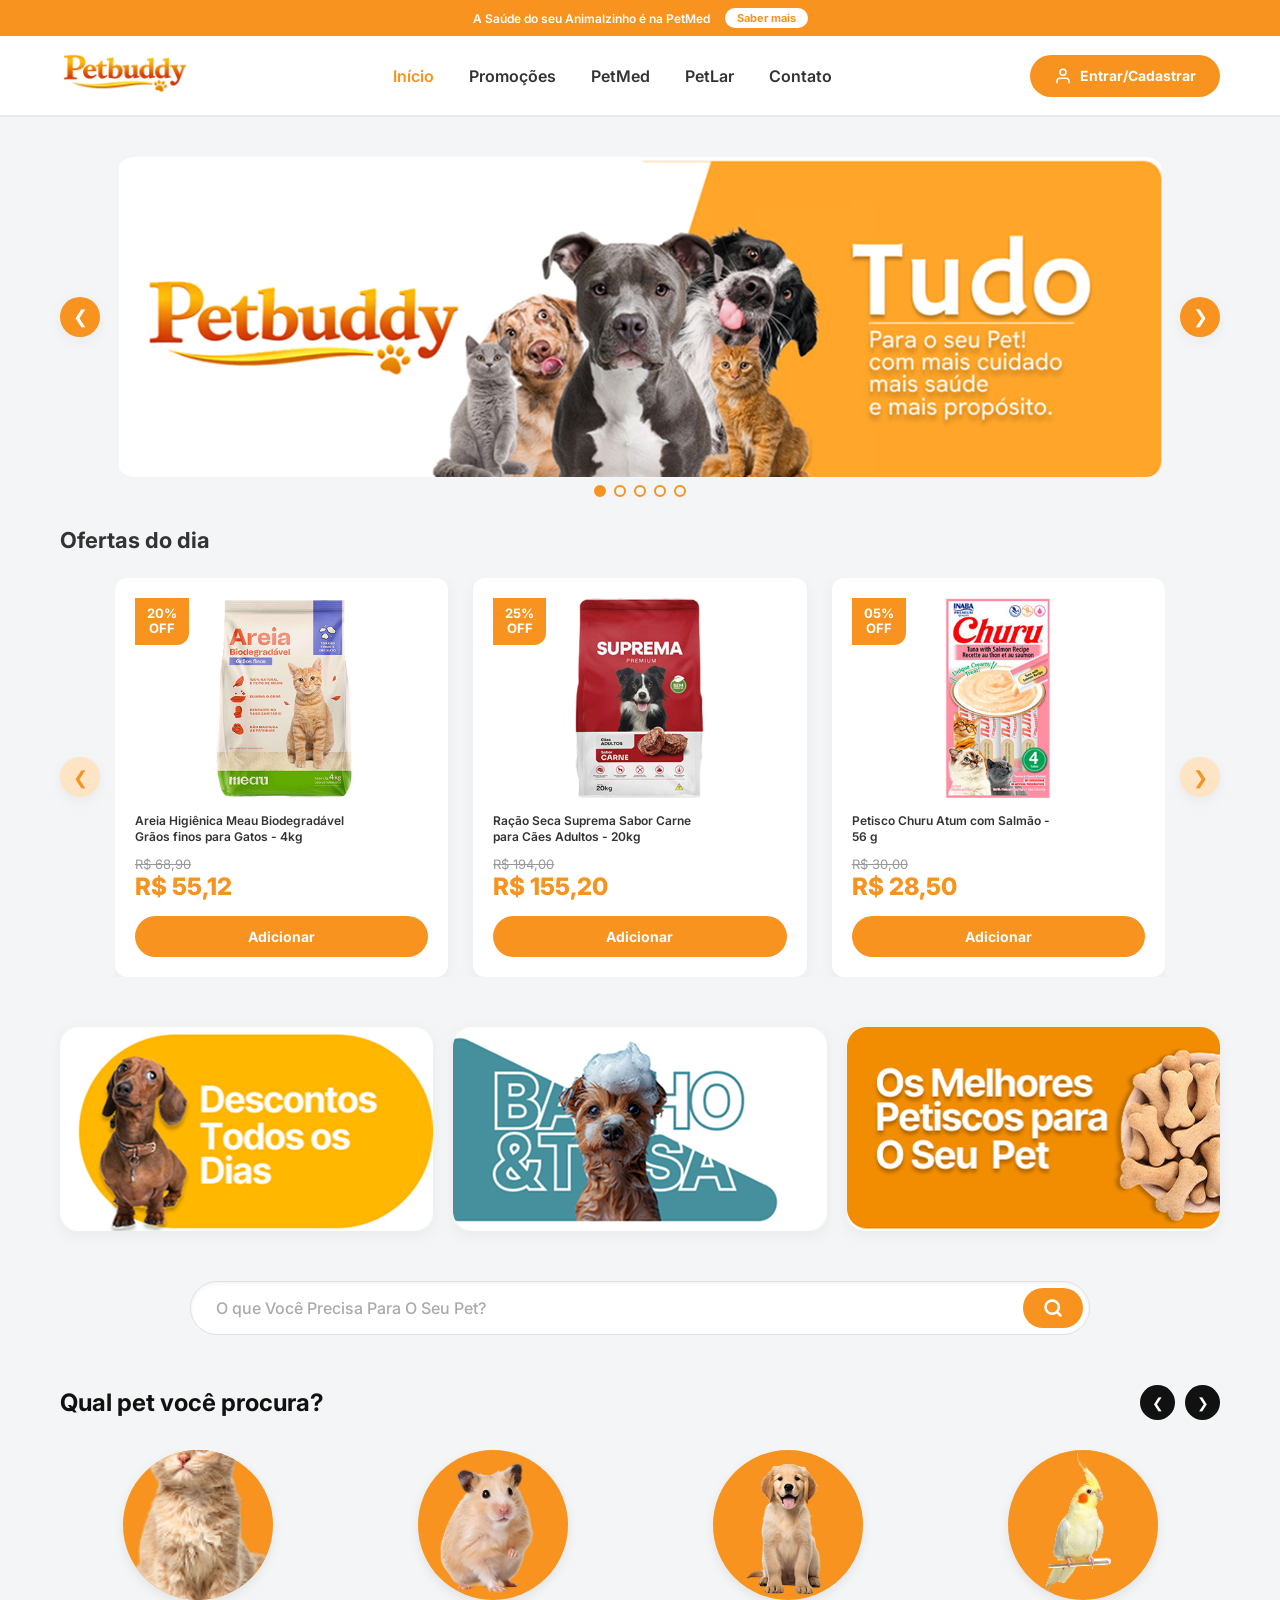
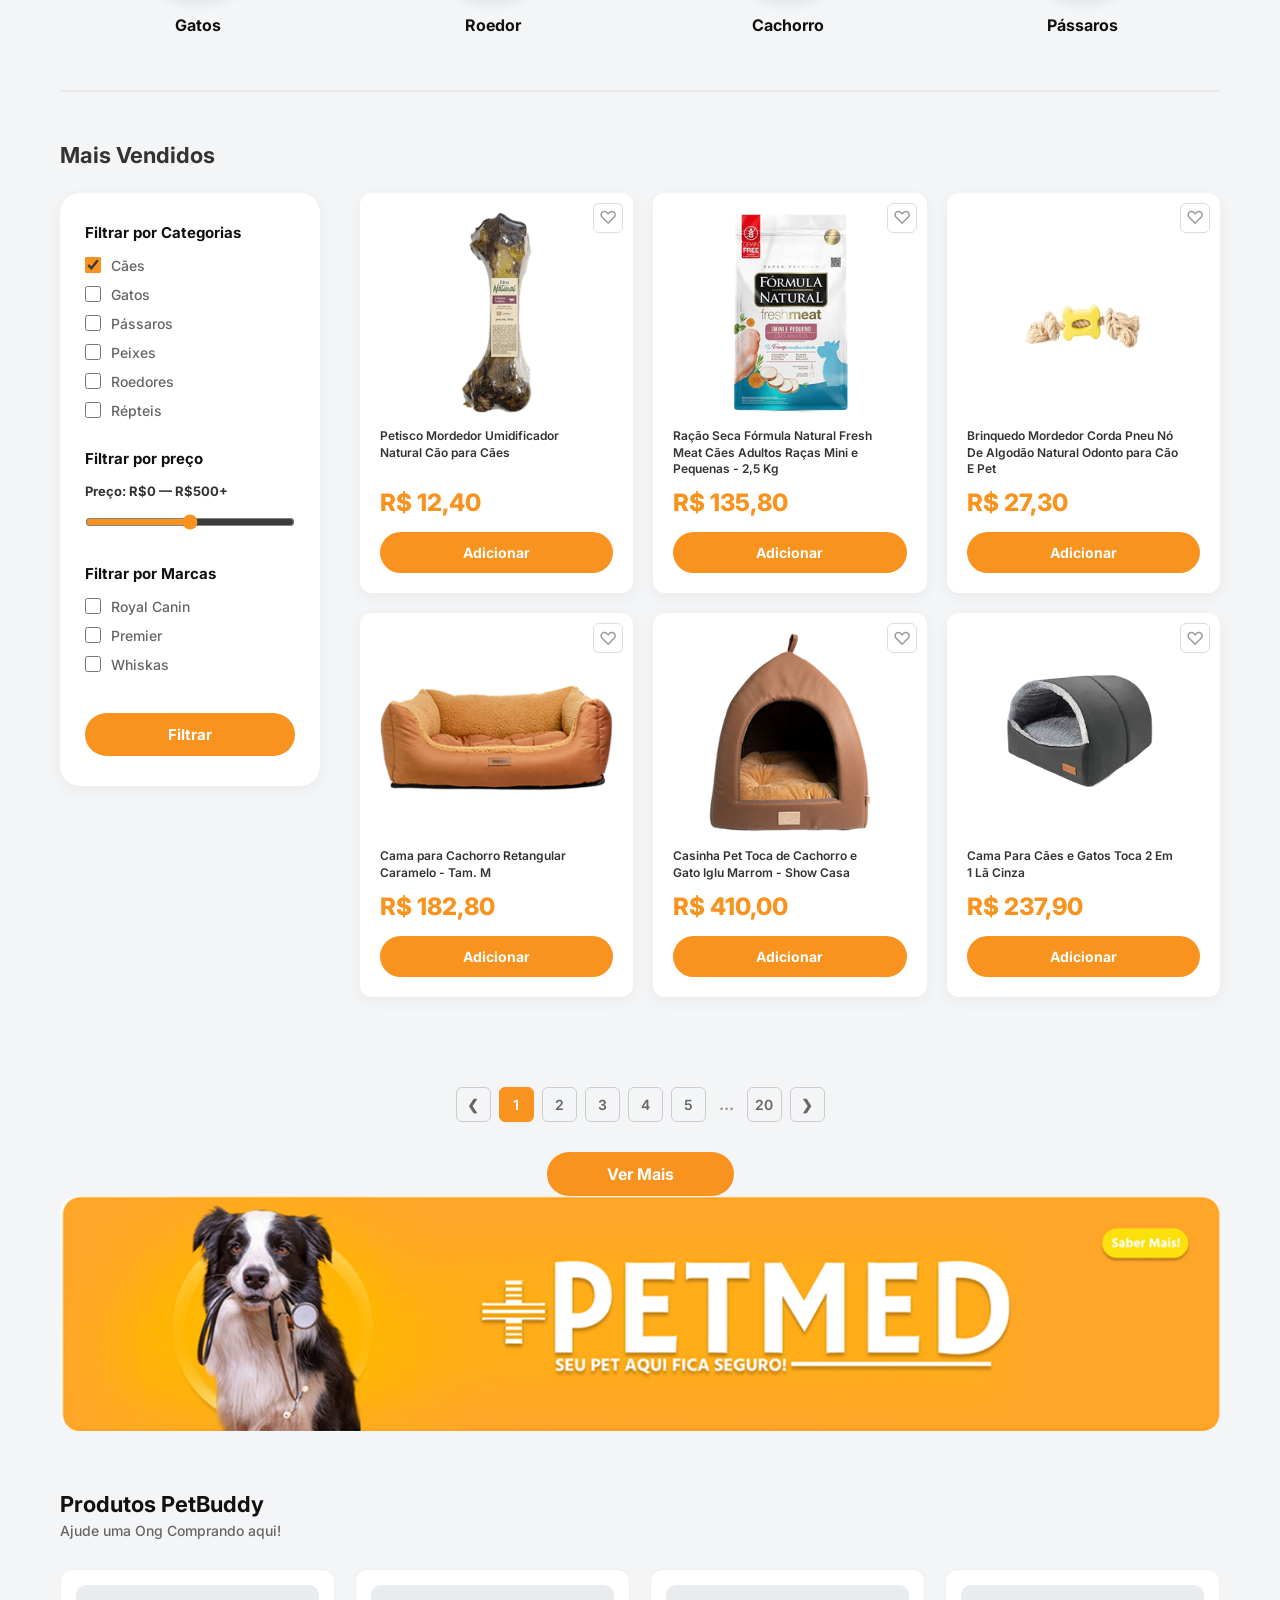
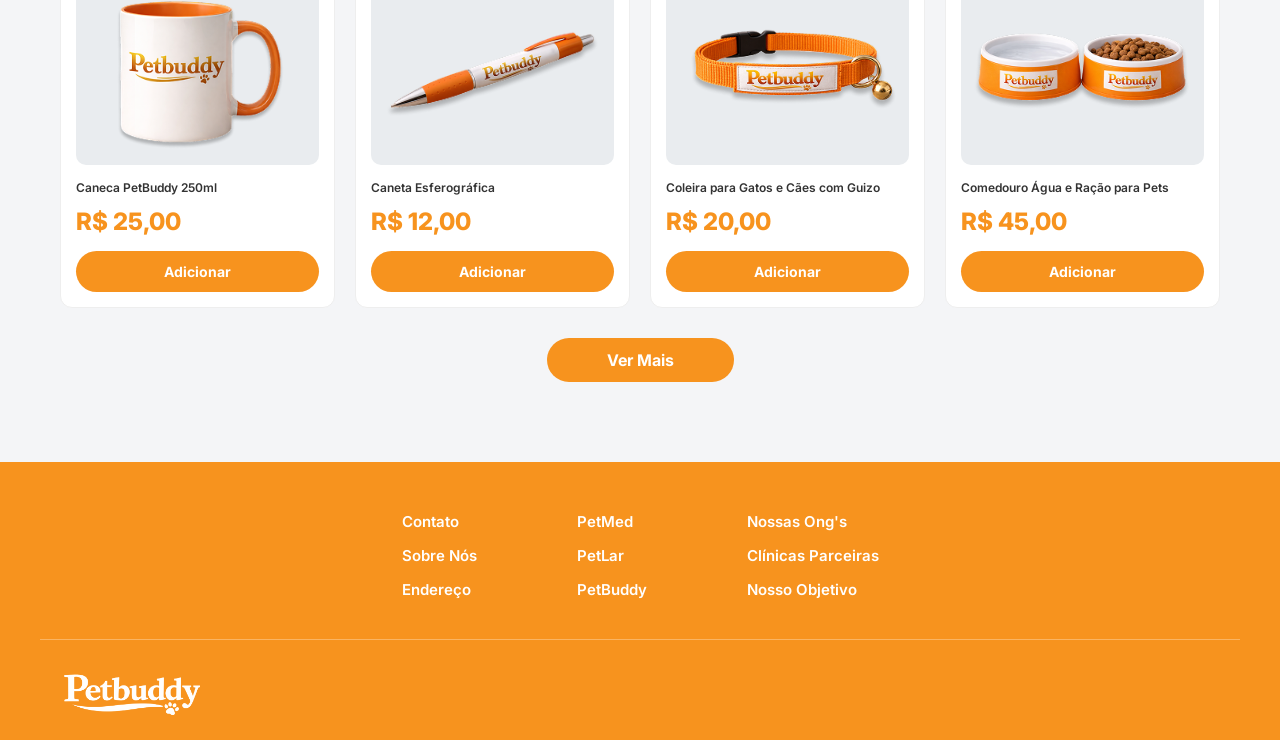
<file: home/index.html>
<!DOCTYPE html>
<html lang="pt-BR">
<head>
  <meta charset="UTF-8">
  <meta name="viewport" content="width=device-width, initial-scale=1.0">
  <title>PetBuddy | Início</title>
  <link rel="stylesheet" href="style.css">
  <link href="https://fonts.googleapis.com/css2?family=Inter:wght@400;500;600;700&display=swap" rel="stylesheet">
</head>
<body>

  <header>
    <div class="topbar">
      <div class="container topbar-content">
        <p>A Saúde do seu Animalzinho é na PetMed</p>
        <a href="#" class="saiba-mais">Saber mais</a>
      </div>
    </div>
  
    <div class="navbar">
      <div class="container nav-container">
        <a href="index.html" class="logo-link">
          <img src="../assets/Logo Principal.png" alt="Logo PetBuddy" class="logo">
        </a>
  
        <nav class="menu">
          <a href="index.html" class="active">Início</a>
          <a href="#">Promoções</a>
          <a href="#">PetMed</a>
          <a href="#">PetLar</a>
          <a href="#">Contato</a>
        </nav>
  
        <button class="btn-login" onclick="window.location.href='../Cadastro/cadastro.html'">
          <svg width="18" height="18" viewBox="0 0 24 24" fill="none" stroke="currentColor" stroke-width="2" stroke-linecap="round" stroke-linejoin="round"><path d="M20 21v-2a4 4 0 0 0-4-4H8a4 4 0 0 0-4 4v2"></path><circle cx="12" cy="7" r="4"></circle></svg>
          Entrar/Cadastrar
        </button>
      </div>
    </div>
  </header>

  <main>
    <section class="banner container">
      <button class="seta left" id="prevBanner">❮</button>
      <div class="banner-box">
        <img src="../assets/banner.png" alt="Tudo para o seu Pet" class="banner-img">
      </div>
      <button class="seta right" id="nextBanner">❯</button>
      <div class="dots">
        <span class="active-dot"></span><span></span><span></span><span></span><span></span>
      </div>
    </section>

    <section class="ofertas container">
      <div class="section-header">
        <h2>Ofertas do dia</h2>
      </div>
      <div class="carousel-container">
        <button class="seta left inline-arrow" id="prevOffer">❮</button>
        <div class="cards" id="offerCards">
          
          <article class="card">
            <div class="card-img-wrapper">
              <span class="tag">20%<br>OFF</span>
              <img src="../assets/areia.png" alt="Areia Higiênica Meau">
            </div>
            <p class="produto-nome">Areia Higiênica Meau Biodegradável<br>Grãos finos para Gatos - 4kg</p>
            <span class="old">R$ 68,90</span>
            <strong class="price">R$ 55,12</strong>
            <button class="btn-add">Adicionar</button>
          </article>

          <article class="card">
            <div class="card-img-wrapper">
              <span class="tag">25%<br>OFF</span>
              <img src="../assets/ração.png" alt="Ração Suprema">
            </div>
            <p class="produto-nome">Ração Seca Suprema Sabor Carne<br>para Cães Adultos - 20kg</p>
            <span class="old">R$ 194,00</span>
            <strong class="price">R$ 155,20</strong>
            <button class="btn-add">Adicionar</button>
          </article>

          <article class="card">
            <div class="card-img-wrapper">
              <span class="tag">05%<br>OFF</span>
              <img src="../assets/churu.png" alt="Churu">
            </div>
            <p class="produto-nome">Petisco Churu Atum com Salmão -<br>56 g</p>
            <span class="old">R$ 30,00</span>
            <strong class="price">R$ 28,50</strong>
            <button class="btn-add">Adicionar</button>
          </article>

        </div>
        <button class="seta right inline-arrow" id="nextOffer">❯</button>
      </div>
    </section>

    <section class="mini container">
      <img src="../assets/banner pequeno 1.png" alt="Descontos Todos os Dias" class="mini-banner">
      <img src="../assets/banner pequeno 2.png" alt="Banho & Tosa" class="mini-banner">
      <img src="../assets/banner pequeno 3.png" alt="Os Melhores Petiscos" class="mini-banner">
    </section>

    <section class="busca-section container">
      <form class="busca-form">
        <input type="search" placeholder="O que Você Precisa Para O Seu Pet?">
        <button type="submit" class="btn-search">
          <svg width="20" height="20" viewBox="0 0 24 24" fill="none" stroke="currentColor" stroke-width="3" stroke-linecap="round" stroke-linejoin="round"><circle cx="11" cy="11" r="8"></circle><line x1="21" y1="21" x2="16.65" y2="16.65"></line></svg>
        </button>
      </form>
    </section>

    <section class="shop-by-pet container">
      <div class="section-header-row">
        <h2>Qual pet você procura?</h2>
        <div class="nav-arrows-dark">
          <button class="btn-dark" id="prevPet">❮</button>
          <button class="btn-dark" id="nextPet">❯</button>
        </div>
      </div>
      <div class="pet-circles" id="petCarousel">
        <div class="pet-item"><div class="circle"><img src="../assets/GatoCateg.png" alt="Gatos"></div><span>Gatos</span></div>
        <div class="pet-item"><div class="circle"><img src="../assets/HamsterCateg.png" alt="Roedor"></div><span>Roedor</span></div>
        <div class="pet-item"><div class="circle"><img src="../assets/CachorroCateg.png" alt="Cachorro"></div><span>Cachorro</span></div>
        <div class="pet-item"><div class="circle"><img src="../assets/PassaroCateg.png" alt="Pássaros"></div><span>Pássaros</span></div>
        <div class="pet-item"><div class="circle"><img src="../assets/CoelhoCateg.png" alt="Coelho"></div><span>Coelho</span></div>
        <div class="pet-item"><div class="circle"><img src="../assets/PeixeCateg.png" alt="Peixe"></div><span>Peixe</span></div>
      </div>
      <hr class="divider">
    </section>

    <section class="catalogo container">
      <div class="section-header">
        <h2>Mais Vendidos</h2>
      </div>

      <div class="catalogo-layout">
        <aside class="filtro-sidebar">
          <div class="filtro-block">
            <h3>Filtrar por Categorias</h3>
            <label class="check-item"><input type="checkbox" checked> Cães <span class="count"></span></label>
            <label class="check-item"><input type="checkbox"> Gatos <span class="count"></span></label>
            <label class="check-item"><input type="checkbox"> Pássaros <span class="count"></span></label>
            <label class="check-item"><input type="checkbox"> Peixes <span class="count"></span></label>
            <label class="check-item"><input type="checkbox"> Roedores <span class="count"></span></label>
            <label class="check-item"><input type="checkbox"> Répteis <span class="count"></span></label>
          </div>

          <div class="filtro-block">
            <h3>Filtrar por preço</h3>
            <p class="price-label">Preço: R$0 — R$500+</p>
            <input type="range" min="0" max="500" value="250" class="slider-preço">
          </div>

          <div class="filtro-block">
            <h3>Filtrar por Marcas</h3>
            <label class="check-item"><input type="checkbox"> Royal Canin <span class="count"></span></label>
            <label class="check-item"><input type="checkbox"> Premier <span class="count"></span></label>
            <label class="check-item"><input type="checkbox"> Whiskas <span class="count"></span></label>
          </div>

          <button class="btn-filtrar-aside">Filtrar</button>
        </aside>

        <div class="produtos-grid">
          
          <article class="card-prod">
            <div class="fav-icon">♡</div>
            <div class="card-img-wrapper"><img src="../assets/osso.png" alt="Osso"></div>
            <p class="produto-nome">Petisco Mordedor Umidificador<br>Natural Cão para Cães</p>
            <strong class="price">R$ 12,40</strong>
            <button class="btn-add">Adicionar</button>
          </article>

          <article class="card-prod">
            <div class="fav-icon">♡</div>
            <div class="card-img-wrapper"><img src="../assets/ração gato.png" alt="Ração Natural"></div>
            <p class="produto-nome">Ração Seca Fórmula Natural Fresh<br>Meat Cães Adultos Raças Mini e<br>Pequenas - 2,5 Kg</p>
            <strong class="price">R$ 135,80</strong>
            <button class="btn-add">Adicionar</button>
          </article>

          <article class="card-prod">
            <div class="fav-icon">♡</div>
            <div class="card-img-wrapper"><img src="../assets/corda Brinquedo.png" alt="Corda"></div>
            <p class="produto-nome">Brinquedo Mordedor Corda Pneu Nó<br>De Algodão Natural Odonto para Cão<br>E Pet</p>
            <strong class="price">R$ 27,30</strong>
            <button class="btn-add">Adicionar</button>
          </article>

          <article class="card-prod">
            <div class="fav-icon">♡</div>
            <div class="card-img-wrapper"><img src="../assets/casinha2.png" alt="Cama Retangular"></div>
            <p class="produto-nome">Cama para Cachorro Retangular<br>Caramelo - Tam. M</p>
            <strong class="price">R$ 182,80</strong>
            <button class="btn-add">Adicionar</button>
          </article>

          <article class="card-prod">
            <div class="fav-icon">♡</div>
            <div class="card-img-wrapper"><img src="../assets/casinha3.png" alt="Toca"></div>
            <p class="produto-nome">Casinha Pet Toca de Cachorro e<br>Gato Iglu Marrom - Show Casa</p>
            <strong class="price">R$ 410,00</strong>
            <button class="btn-add">Adicionar</button>
          </article>

          <article class="card-prod">
            <div class="fav-icon">♡</div>
            <div class="card-img-wrapper"><img src="../assets/casinha4.png" alt="Toca Cinza"></div>
            <p class="produto-nome">Cama Para Cães e Gatos Toca 2 Em<br>1 Lã Cinza</p>
            <strong class="price">R$ 237,90</strong>
            <button class="btn-add">Adicionar</button>
          </article>

        </div>
      </div>

      <div class="pagination-container">
        <button class="page-btn">❮</button>
        <button class="page-btn active">1</button>
        <button class="page-btn">2</button>
        <button class="page-btn">3</button>
        <button class="page-btn">4</button>
        <button class="page-btn">5</button>
        <span class="page-dots">...</span>
        <button class="page-btn">20</button>
        <button class="page-btn">❯</button>
      </div>

      <div class="btn-vermais-container">
        <button class="btn-vermais">Ver Mais</button>
      </div>
    </section>

    <section class="petmed-banner container">
      <img src="../assets/banner 2.png" alt="PetMed" class="full-width-img">
    </section>

    <section class="produtos-marca container">
      <div class="section-header pb-header">
        <h2>Produtos PetBuddy</h2>
        <p class="ong-text">Ajude uma Ong Comprando aqui!</p>
      </div>
      
      <div class="grid-4">
        <article class="card-prod pb-card">
          <div class="img-gray-bg"><img src="../assets/caneca.png" alt="Caneca"></div>
          <p class="produto-nome">Caneca PetBuddy 250ml</p>
          <strong class="price">R$ 25,00</strong>
          <button class="btn-add">Adicionar</button>
        </article>

        <article class="card-prod pb-card">
          <div class="img-gray-bg"><img src="../assets/caneta esfero.png" alt="Caneta"></div>
          <p class="produto-nome">Caneta Esferográfica</p>
          <strong class="price">R$ 12,00</strong>
          <button class="btn-add">Adicionar</button>
        </article>

        <article class="card-prod pb-card">
          <div class="img-gray-bg"><img src="../assets/coleira.png" alt="Coleira"></div>
          <p class="produto-nome">Coleira para Gatos e Cães com Guizo</p>
          <strong class="price">R$ 20,00</strong>
          <button class="btn-add">Adicionar</button>
        </article>

        <article class="card-prod pb-card">
          <div class="img-gray-bg"><img src="../assets/pote de comida e agua.png" alt="Pote"></div>
          <p class="produto-nome">Comedouro Água e Ração para Pets</p>
          <strong class="price">R$ 45,00</strong>
          <button class="btn-add">Adicionar</button>
        </article>
      </div>

      <div class="btn-vermais-container" style="margin-top: 30px;">
        <button class="btn-vermais">Ver Mais</button>
      </div>
    </section>

  </main>

  <footer>
    <div class="container footer-layout">
      <div class="footer-columns">
        <div class="col">
          <a href="#">Contato</a>
          <a href="#">Sobre Nós</a>
          <a href="#">Endereço</a>
        </div>
        <div class="col">
          <a href="#">PetMed</a>
          <a href="#">PetLar</a>
          <a href="#">PetBuddy</a>
        </div>
        <div class="col">
          <a href="#">Nossas Ong's</a>
          <a href="#">Clínicas Parceiras</a>
          <a href="#">Nosso Objetivo</a>
        </div>
      </div>
    </div>
    <div class="container footer-logo-box">
       <img src="../assets/Logo Principal.png" alt="Logo PetBuddy Rodapé" class="footer-logo">
    </div>
  </footer>

  <script src="script.js"></script>
</body>
</html>
</file>
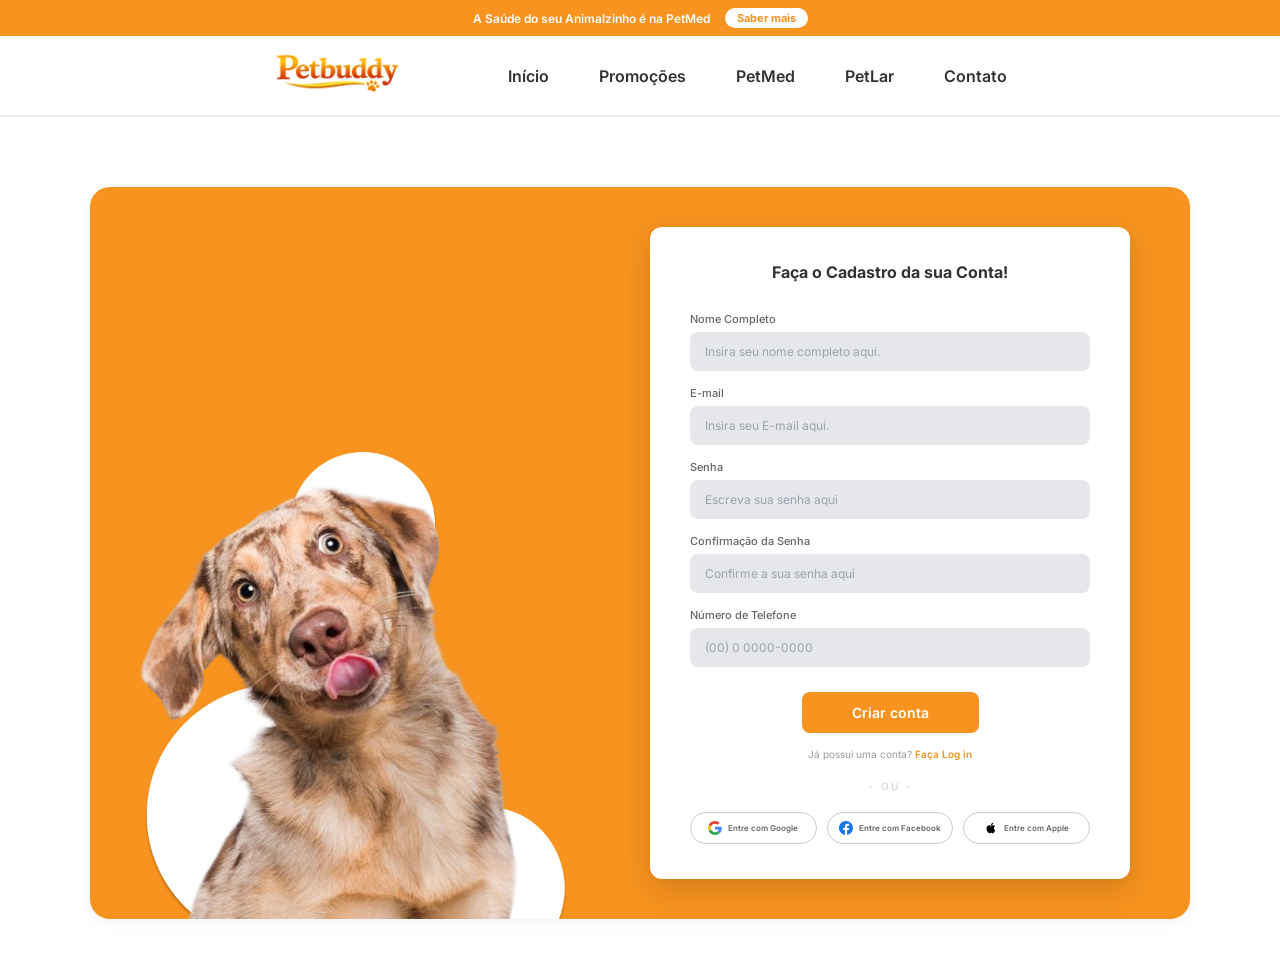
<file: cadastro/cadastro.html>
<!DOCTYPE html>
<html lang="pt-BR">
<head>
  <meta charset="UTF-8">
  <meta name="viewport" content="width=device-width, initial-scale=1.0">
  <title>PetBuddy | Criar Conta</title>
  <link rel="stylesheet" href="style.css"> 
  <link href="https://fonts.googleapis.com/css2?family=Inter:wght@400;500;600;700&display=swap" rel="stylesheet">
</head>
<body>

  <header>
    <div class="topbar">
      <div class="container topbar-content">
        <p>A Saúde do seu Animalzinho é na PetMed</p>
        <a href="#" class="saiba-mais">Saber mais</a>
      </div>
    </div>
  
    <div class="navbar">
      <div class="container nav-container">
        <a href="../Home/index.html" class="logo-link">
          <img src="../assets/Logo Principal.png" alt="Logo PetBuddy" class="logo">
        </a>
  
        <nav class="menu">
          <a href="../Home/index.html">Início</a>
          <a href="#">Promoções</a>
          <a href="#">PetMed</a>
          <a href="#">PetLar</a>
          <a href="#">Contato</a>
        </nav>
      </div>
    </div>
  </header>

  <main class="cadastro-wrapper container">
    <div class="cadastro-box">
        
        <div class="cadastro-img-area">
            <img src="../assets/PetCadastro.png" alt="Cachorro PetBuddy" class="pet-cadastro-img">
        </div>

        <div class="cadastro-form-area">
            <div class="cadastro-card">
                <h2>Faça o Cadastro da sua Conta!</h2>
                
                <form>
                    <div class="form-group">
                        <label>Nome Completo</label>
                        <input type="text" placeholder="Insira seu nome completo aqui." required>
                    </div>

                    <div class="form-group">
                        <label>E-mail</label>
                        <input type="email" placeholder="Insira seu E-mail aqui." required>
                    </div>

                    <div class="form-group">
                        <label>Senha</label>
                        <input type="password" placeholder="Escreva sua senha aqui" required>
                    </div>

                    <div class="form-group">
                        <label>Confirmação da Senha</label>
                        <input type="password" placeholder="Confirme a sua senha aqui" required>
                    </div>

                    <div class="form-group">
                        <label>Número de Telefone</label>
                        <input type="tel" placeholder="(00) 0 0000-0000" maxlength="15" oninput="mascaraTelefone(this)" required>
                    </div>

                    <div class="btn-create-container">
                        <button type="button" class="btn-create" onclick="window.location.href='cadastro2.html'">Criar conta</button>
                    </div>

                   <p class="login-txt">Já possui uma conta? <a href="../login/login.html">Faça Log in</a></p>

                    <div class="ou-divider">- OU -</div>

                    <div class="social-row">
                        <button type="button" class="social-btn">
                            <svg xmlns="http://www.w3.org/2000/svg" width="14" height="14" viewBox="0 0 48 48"><path fill="#EA4335" d="M24 9.5c3.54 0 6.71 1.22 9.21 3.6l6.85-6.85C35.9 2.38 30.47 0 24 0 14.62 0 6.51 5.38 2.56 13.22l7.98 6.19C12.43 13.7 17.74 9.5 24 9.5z"/><path fill="#4285F4" d="M46.98 24.55c0-1.57-.15-3.09-.38-4.55H24v9.02h12.94c-.58 2.96-2.26 5.48-4.78 7.18l7.73 6c4.51-4.18 7.09-10.36 7.09-17.65z"/><path fill="#FBBC05" d="M10.53 28.59c-.48-1.45-.76-2.99-.76-4.59s.27-3.14.76-4.59l-7.98-6.19C.92 16.46 0 20.12 0 24c0 3.88.92 7.54 2.56 10.78l7.97-6.19z"/><path fill="#34A853" d="M24 48c6.48 0 11.93-2.13 15.89-5.81l-7.73-6c-2.15 1.45-4.92 2.3-8.16 2.3-6.26 0-11.57-4.22-13.47-9.91l-7.98 6.19C6.51 42.62 14.62 48 24 48z"/></svg> 
                            Entre com Google
                        </button>
                        <button type="button" class="social-btn">
                            <svg xmlns="http://www.w3.org/2000/svg" width="14" height="14" viewBox="0 0 24 24" fill="#1877F2"><path d="M24 12.073c0-6.627-5.373-12-12-12s-12 5.373-12 12c0 5.99 4.388 10.954 10.125 11.854v-8.385H7.078v-3.469h3.047V9.43c0-3.007 1.792-4.669 4.533-4.669 1.312 0 2.686.235 2.686.235v2.953H15.83c-1.491 0-1.956.925-1.956 1.874v2.25h3.328l-.532 3.469h-2.796v8.385C19.612 23.027 24 18.062 24 12.073z"/></svg> 
                            Entre com Facebook
                        </button>
                        <button type="button" class="social-btn">
                            <svg width="14" height="14" viewBox="0 0 24 24" fill="black"><path d="M17.05 20.28c-.98.95-2.05.8-3.08.35-1.09-.46-2.09-.48-3.24 0-1.44.62-2.2.44-3.06-.35C2.79 15.25 3.51 7.59 9.05 7.31c1.35.07 2.29.74 3.08.8 1.18-.04 2.31-.82 3.5-.78 1.48.05 2.6.66 3.32 1.76-2.96 1.75-2.42 5.56.39 6.64-1.2 1.83-2.18 3.55-2.29 4.55zM12.03 7.25c-.15-2.23 1.66-4.07 3.74-4.25.3 2.31-1.89 4.25-3.74 4.25z"/></svg> 
                            Entre com Apple
                        </button>
                    </div>
                </form>

            </div>
        </div>

    </div>
  </main>

  <script>
      function mascaraTelefone(input) {
          // Remove tudo o que não for número
          let v = input.value.replace(/\D/g, ''); 
          
          // Limita a 11 dígitos
          if (v.length > 11) v = v.substring(0, 11); 
          
          // Formata (00) 0 0000-0000
          if (v.length >= 3) {
              v = '(' + v.substring(0, 2) + ') ' + v.substring(2);
          }
          if (v.length >= 11) {
              v = v.substring(0, 10) + '-' + v.substring(10);
          }
          
          // Atualiza o valor no campo
          input.value = v;
      }
  </script>
</body>
</html>
</file>
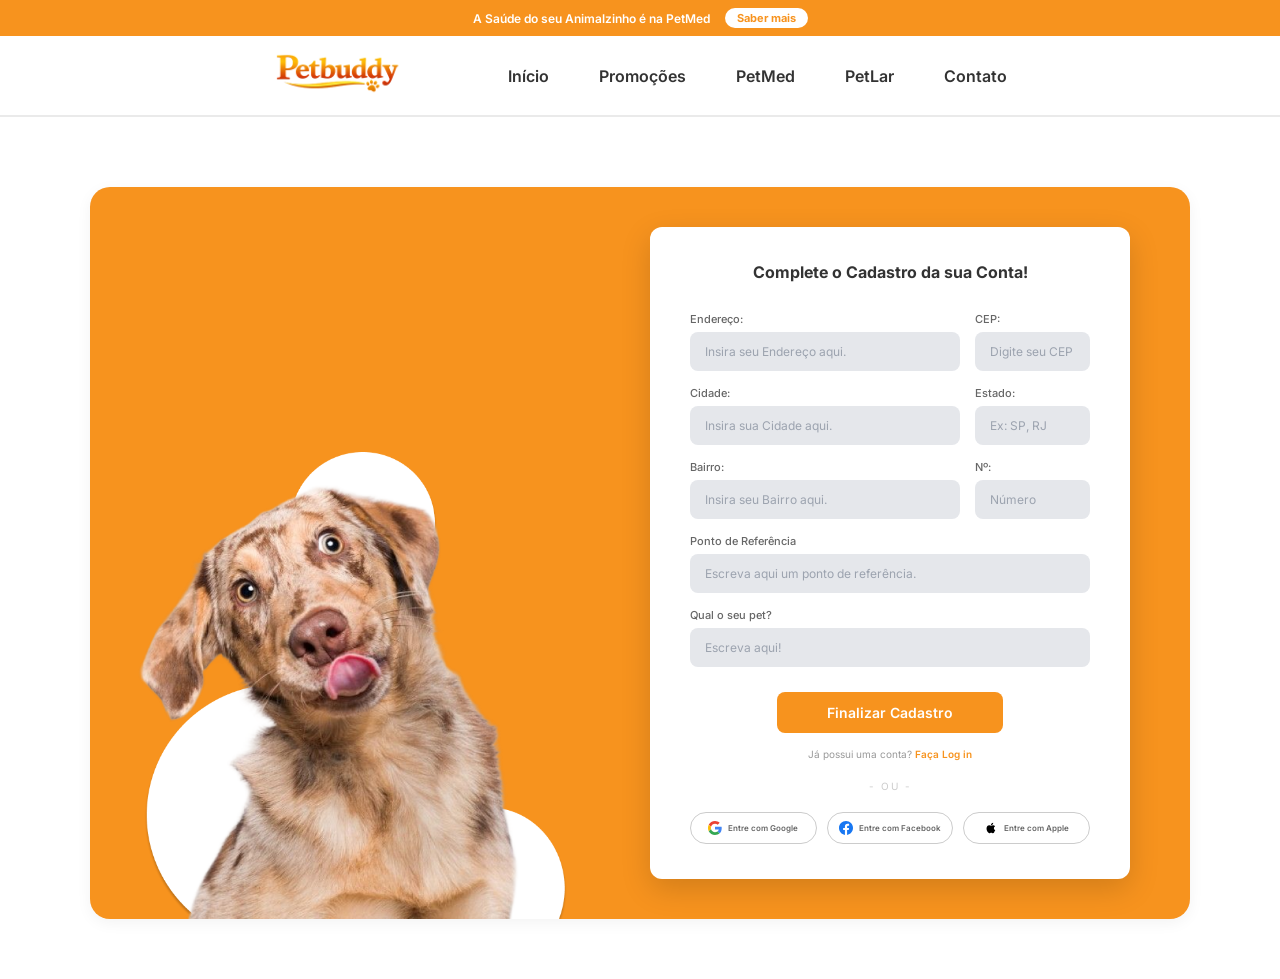
<file: cadastro/cadastro2.html>
<!DOCTYPE html>
<html lang="pt-BR">
<head>
  <meta charset="UTF-8">
  <meta name="viewport" content="width=device-width, initial-scale=1.0">
  <title>PetBuddy | Complete seu Cadastro</title>
  <link rel="stylesheet" href="style.css"> 
  <link href="https://fonts.googleapis.com/css2?family=Inter:wght@400;500;600;700&display=swap" rel="stylesheet">
</head>
<body>

  <header>
    <div class="topbar">
      <div class="container topbar-content">
        <p>A Saúde do seu Animalzinho é na PetMed</p>
        <a href="#" class="saiba-mais">Saber mais</a>
      </div>
    </div>
  
    <div class="navbar">
      <div class="container nav-container">
        <a href="../Home/index.html" class="logo-link">
          <img src="../assets/Logo Principal.png" alt="Logo PetBuddy" class="logo">
        </a>
  
        <nav class="menu">
          <a href="../Home/index.html">Início</a>
          <a href="#">Promoções</a>
          <a href="#">PetMed</a>
          <a href="#">PetLar</a>
          <a href="#">Contato</a>
        </nav>
      </div>
    </div>
  </header>

  <main class="cadastro-wrapper container">
    <div class="cadastro-box">
        
        <div class="cadastro-img-area">
            <img src="../assets/PetCadastro.png" alt="Cachorro PetBuddy" class="pet-cadastro-img">
        </div>

        <div class="cadastro-form-area">
            <div class="cadastro-card">
                <h2>Complete o Cadastro da sua Conta!</h2>
                
                <form>
                    <div class="form-row">
                        <div class="form-group col-70">
                            <label>Endereço:</label>
                            <input type="text" placeholder="Insira seu Endereço aqui." required>
                        </div>
                        <div class="form-group col-30">
                            <label>CEP:</label>
                            <input type="text" placeholder="Digite seu CEP" maxlength="9" oninput="mascaraCEP(this)" required>
                        </div>
                    </div>

                    <div class="form-row">
                        <div class="form-group col-70">
                            <label>Cidade:</label>
                            <input type="text" placeholder="Insira sua Cidade aqui." required>
                        </div>
                        <div class="form-group col-30">
                            <label>Estado:</label>
                            <input type="text" placeholder="Ex: SP, RJ" maxlength="2" oninput="mascaraEstado(this)" required>
                        </div>
                    </div>

                    <div class="form-row">
                        <div class="form-group col-70">
                            <label>Bairro:</label>
                            <input type="text" placeholder="Insira seu Bairro aqui." required>
                        </div>
                        <div class="form-group col-30">
                            <label>Nº:</label>
                            <input type="text" placeholder="Número" oninput="mascaraNumero(this)" required>
                        </div>
                    </div>

                    <div class="form-group">
                        <label>Ponto de Referência</label>
                        <input type="text" placeholder="Escreva aqui um ponto de referência." required>
                    </div>

                    <div class="form-group">
                        <label>Qual o seu pet?</label>
                        <input type="text" placeholder="Escreva aqui!" required>
                    </div>

                    <div class="btn-create-container">
                        <button type="button" class="btn-create" onclick="window.location.href='cadastro3.html'">Finalizar Cadastro</button>
                    </div>

                    <p class="login-txt">Já possui uma conta? <a href="../login/login.html">Faça Log in</a></p>

                    <div class="ou-divider">- OU -</div>

                    <div class="social-row">
                        <button type="button" class="social-btn">
                            <svg xmlns="http://www.w3.org/2000/svg" width="14" height="14" viewBox="0 0 48 48"><path fill="#EA4335" d="M24 9.5c3.54 0 6.71 1.22 9.21 3.6l6.85-6.85C35.9 2.38 30.47 0 24 0 14.62 0 6.51 5.38 2.56 13.22l7.98 6.19C12.43 13.7 17.74 9.5 24 9.5z"/><path fill="#4285F4" d="M46.98 24.55c0-1.57-.15-3.09-.38-4.55H24v9.02h12.94c-.58 2.96-2.26 5.48-4.78 7.18l7.73 6c4.51-4.18 7.09-10.36 7.09-17.65z"/><path fill="#FBBC05" d="M10.53 28.59c-.48-1.45-.76-2.99-.76-4.59s.27-3.14.76-4.59l-7.98-6.19C.92 16.46 0 20.12 0 24c0 3.88.92 7.54 2.56 10.78l7.97-6.19z"/><path fill="#34A853" d="M24 48c6.48 0 11.93-2.13 15.89-5.81l-7.73-6c-2.15 1.45-4.92 2.3-8.16 2.3-6.26 0-11.57-4.22-13.47-9.91l-7.98 6.19C6.51 42.62 14.62 48 24 48z"/></svg> 
                            Entre com Google
                        </button>
                        <button type="button" class="social-btn">
                            <svg xmlns="http://www.w3.org/2000/svg" width="14" height="14" viewBox="0 0 24 24" fill="#1877F2"><path d="M24 12.073c0-6.627-5.373-12-12-12s-12 5.373-12 12c0 5.99 4.388 10.954 10.125 11.854v-8.385H7.078v-3.469h3.047V9.43c0-3.007 1.792-4.669 4.533-4.669 1.312 0 2.686.235 2.686.235v2.953H15.83c-1.491 0-1.956.925-1.956 1.874v2.25h3.328l-.532 3.469h-2.796v8.385C19.612 23.027 24 18.062 24 12.073z"/></svg> 
                            Entre com Facebook
                        </button>
                        <button type="button" class="social-btn">
                            <svg width="14" height="14" viewBox="0 0 24 24" fill="black"><path d="M17.05 20.28c-.98.95-2.05.8-3.08.35-1.09-.46-2.09-.48-3.24 0-1.44.62-2.2.44-3.06-.35C2.79 15.25 3.51 7.59 9.05 7.31c1.35.07 2.29.74 3.08.8 1.18-.04 2.31-.82 3.5-.78 1.48.05 2.6.66 3.32 1.76-2.96 1.75-2.42 5.56.39 6.64-1.2 1.83-2.18 3.55-2.29 4.55zM12.03 7.25c-.15-2.23 1.66-4.07 3.74-4.25.3 2.31-1.89 4.25-3.74 4.25z"/></svg> 
                            Entre com Apple
                        </button>
                    </div>
                </form>

            </div>
        </div>

    </div>
  </main>

  <script>
      function mascaraCEP(input) {
          let v = input.value.replace(/\D/g, ''); // Tira letras
          if (v.length > 8) v = v.substring(0, 8); // Limita a 8 dígitos reais
          
          if (v.length >= 6) {
              v = v.substring(0, 5) + '-' + v.substring(5);
          }
          input.value = v;
      }

      function mascaraEstado(input) {
          let v = input.value.replace(/[^a-zA-Z]/g, ''); // Permite apenas letras
          input.value = v.toUpperCase(); // Força ficar maiúsculo
      }

      function mascaraNumero(input) {
          input.value = input.value.replace(/\D/g, ''); // Permite apenas números (nada de letras no Nº)
      }
  </script>
</body>
</html>
</file>
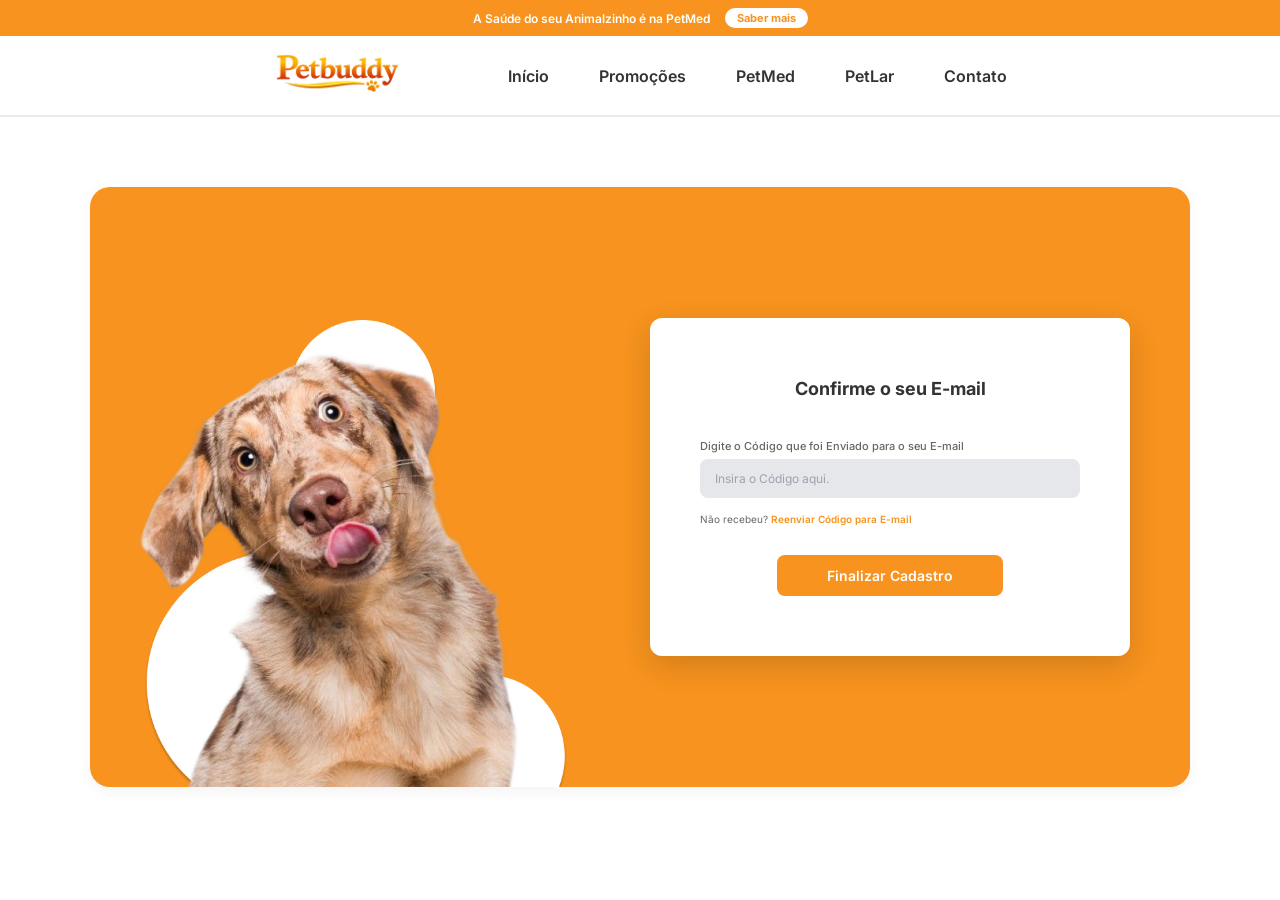
<file: cadastro/cadastro3.html>
<!DOCTYPE html>
<html lang="pt-BR">
<head>
  <meta charset="UTF-8">
  <meta name="viewport" content="width=device-width, initial-scale=1.0">
  <title>PetBuddy | Confirme seu E-mail</title>
  <link rel="stylesheet" href="style.css"> 
  <link href="https://fonts.googleapis.com/css2?family=Inter:wght@400;500;600;700&display=swap" rel="stylesheet">
</head>
<body>

  <header>
    <div class="topbar">
      <div class="container topbar-content">
        <p>A Saúde do seu Animalzinho é na PetMed</p>
        <a href="#" class="saiba-mais">Saber mais</a>
      </div>
    </div>
  
    <div class="navbar">
      <div class="container nav-container">
        <a href="../Home/index.html" class="logo-link">
          <img src="../assets/Logo Principal.png" alt="Logo PetBuddy" class="logo">
        </a>
  
        <nav class="menu">
          <a href="../Home/index.html">Início</a>
          <a href="#">Promoções</a>
          <a href="#">PetMed</a>
          <a href="#">PetLar</a>
          <a href="#">Contato</a>
        </nav>
      </div>
    </div>
  </header>

  <main class="cadastro-wrapper container">
    <div class="cadastro-box">
        
        <div class="cadastro-img-area">
            <img src="../assets/PetCadastro.png" alt="Cachorro PetBuddy" class="pet-cadastro-img">
        </div>

        <div class="cadastro-form-area">
            
            <div class="cadastro-card card-confirmacao">
                <h2>Confirme o seu E-mail</h2>
                
                <form class="form-confirmacao">
                    <div class="form-group">
                        <label>Digite o Código que foi Enviado para o seu E-mail</label>
                        <input type="text" placeholder="Insira o Código aqui." required>
                    </div>

                    <p class="reenviar-txt">
                        Não recebeu? <a href="#">Reenviar Código para E-mail</a>
                    </p>

                    <div class="btn-create-container">
                        <button type="button" class="btn-create" onclick="window.location.href='../Home/logado.html'">Finalizar Cadastro</button>
                    </div>
                </form>

            </div>
        </div>

    </div>
  </main>

</body>
</html>
</file>
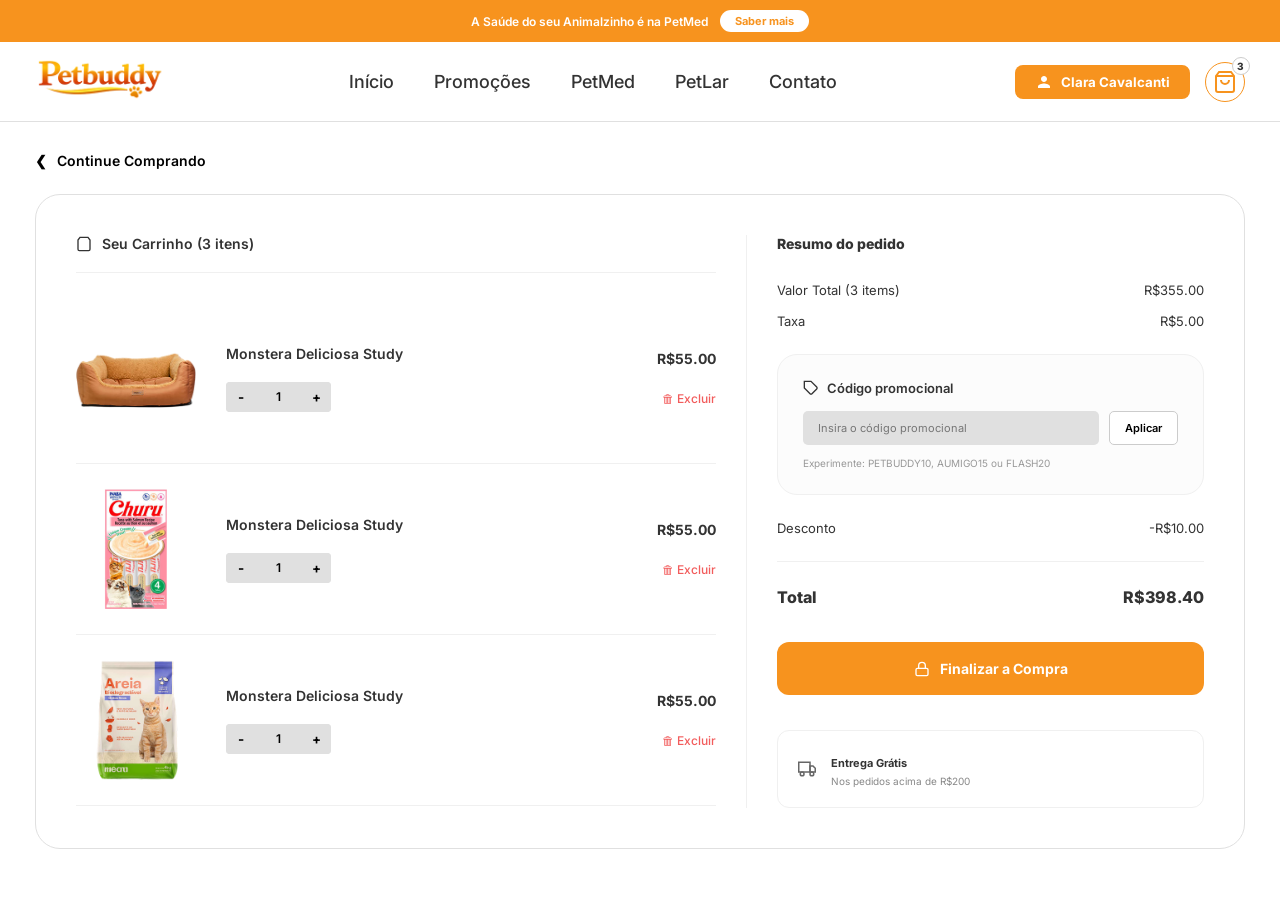
<file: carrinho/carrinho.html>
<!DOCTYPE html>
<html lang="pt-BR">
<head>
  <meta charset="UTF-8">
  <meta name="viewport" content="width=device-width, initial-scale=1.0">
  <title>PetBuddy | Seu Carrinho</title>
  <link rel="stylesheet" href="style.css">
  <link href="https://fonts.googleapis.com/css2?family=Inter:wght@400;500;600;700&display=swap" rel="stylesheet">
</head>
<body>

  <header>
    <div class="topbar">
      <div class="container topbar-content">
        <p>A Saúde do seu Animalzinho é na PetMed</p>
        <a href="#" class="saiba-mais">Saber mais</a>
      </div>
    </div>
  
    <div class="navbar">
      <div class="container nav-container-logado">
        <a href="../Home/logado.html" class="logo-link">
          <img src="../assets/Logo Principal.png" alt="Logo PetBuddy" class="logo">
        </a>
  
        <nav class="menu">
          <a href="../Home/logado.html">Início</a>
          <a href="#">Promoções</a>
          <a href="#">PetMed</a>
          <a href="#">PetLar</a>
          <a href="#">Contato</a>
        </nav>
  
        <div class="user-actions">
            <button class="btn-user">
                <svg width="18" height="18" viewBox="0 0 24 24" fill="currentColor"><path d="M12 12c2.21 0 4-1.79 4-4s-1.79-4-4-4-4 1.79-4 4 1.79 4 4 4zm0 2c-2.67 0-8 1.34-8 4v2h16v-2c0-2.66-5.33-4-8-4z"/></svg>
                Clara Cavalcanti
            </button>
            <div class="cart-icon-wrapper">
                <div class="cart-icon">
                    <svg width="24" height="24" viewBox="0 0 24 24" fill="none" stroke="#f7931e" stroke-width="2"><path d="M6 2L3 6v14a2 2 0 0 0 2 2h14a2 2 0 0 0 2-2V6l-3-4Z"></path><path d="M3 6h18"></path><path d="M16 10a4 4 0 0 1-8 0"></path></svg>
                </div>
                <span class="cart-count">3</span>
            </div>
        </div>
      </div>
    </div>
  </header>

  <main class="container">
    <a href="../Home/logado.html" class="back-link">
        <span>❮</span> Continue Comprando
    </a>

    <div class="cart-container-main">
        <div class="cart-glass-box">
            
            <div class="cart-list-section">
                <div class="cart-header">
                    <svg width="16" height="16" viewBox="0 0 24 24" fill="none" stroke="currentColor" stroke-width="2"><path d="M6 2L3 6v14a2 2 0 0 0 2 2h14a2 2 0 0 0 2-2V6l-3-4Z"></path></svg>
                    Seu Carrinho (3 itens)
                </div>

                <div class="product-item">
                    <img src="../assets/casinha2.png" alt="Cama Pet">
                    <div class="product-details">
                        <h3>Monstera Deliciosa Study</h3>
                        <div class="qty-control">
                            <button>-</button>
                            <input type="text" value="1">
                            <button>+</button>
                        </div>
                    </div>
                    <div class="product-price-area">
                        <span class="price-val">R$55.00</span>
                        <button class="btn-exclude">🗑 Excluir</button>
                    </div>
                </div>

                <div class="product-item">
                    <img src="../assets/churu.png" alt="Churu">
                    <div class="product-details">
                        <h3>Monstera Deliciosa Study</h3>
                        <div class="qty-control">
                            <button>-</button>
                            <input type="text" value="1">
                            <button>+</button>
                        </div>
                    </div>
                    <div class="product-price-area">
                        <span class="price-val">R$55.00</span>
                        <button class="btn-exclude">🗑 Excluir</button>
                    </div>
                </div>

                <div class="product-item">
                    <img src="../assets/areia.png" alt="Areia Gato">
                    <div class="product-details">
                        <h3>Monstera Deliciosa Study</h3>
                        <div class="qty-control">
                            <button>-</button>
                            <input type="text" value="1">
                            <button>+</button>
                        </div>
                    </div>
                    <div class="product-price-area">
                        <span class="price-val">R$55.00</span>
                        <button class="btn-exclude">🗑 Excluir</button>
                    </div>
                </div>
            </div>

            <aside class="order-summary-card">
                <h3>Resumo do pedido</h3>
                
                <div class="summary-line">
                    <span>Valor Total (3 items)</span>
                    <span>R$355.00</span>
                </div>
                <div class="summary-line">
                    <span>Taxa</span>
                    <span>R$5.00</span>
                </div>

                <div class="coupon-box">
                    <div class="coupon-header">
                        <svg width="16" height="16" viewBox="0 0 24 24" fill="none" stroke="currentColor" stroke-width="2"><path d="M20.59 13.41l-7.17 7.17a2 2 0 0 1-2.83 0L2 12V2h10l8.59 8.59a2 2 0 0 1 0 2.82z"></path><line x1="7" y1="7" x2="7.01" y2="7"></line></svg>
                        Código promocional
                    </div>
                    <div class="coupon-input-row">
                        <input type="text" placeholder="Insira o código promocional">
                        <button>Aplicar</button>
                    </div>
                    <p class="coupon-hint">Experimente: PETBUDDY10, AUMIGO15 ou FLASH20</p>
                </div>

                <div class="summary-line discount">
                    <span>Desconto</span>
                    <span>-R$10.00</span>
                </div>

                <hr class="summary-divider">

                <div class="summary-line total-line">
                    <span>Total</span>
                    <span>R$398.40</span>
                </div>

                <button class="btn-finalize" onclick="window.location.href='pagamento.html'">
                    <svg width="16" height="16" viewBox="0 0 24 24" fill="none" stroke="currentColor" stroke-width="2"><rect x="3" y="11" width="18" height="11" rx="2" ry="2"></rect><path d="M7 11V7a5 5 0 0 1 10 0v4"></path></svg>
                    Finalizar a Compra
                </button>

                <div class="delivery-info-box">
                    <div class="delivery-row">
                        <svg width="18" height="18" viewBox="0 0 24 24" fill="none" stroke="#666" stroke-width="2"><rect x="1" y="3" width="15" height="13"></rect><polygon points="16 8 20 8 23 11 23 16 16 16 16 8"></polygon><circle cx="5.5" cy="18.5" r="2.5"></circle><circle cx="18.5" cy="18.5" r="2.5"></circle></svg>
                        <div>
                            <strong>Entrega Grátis</strong>
                            <p>Nos pedidos acima de R$200</p>
                        </div>
                    </div>
                </div>
            </aside>
        </div>
    </div>
  </main>

</body>
</html>
</file>
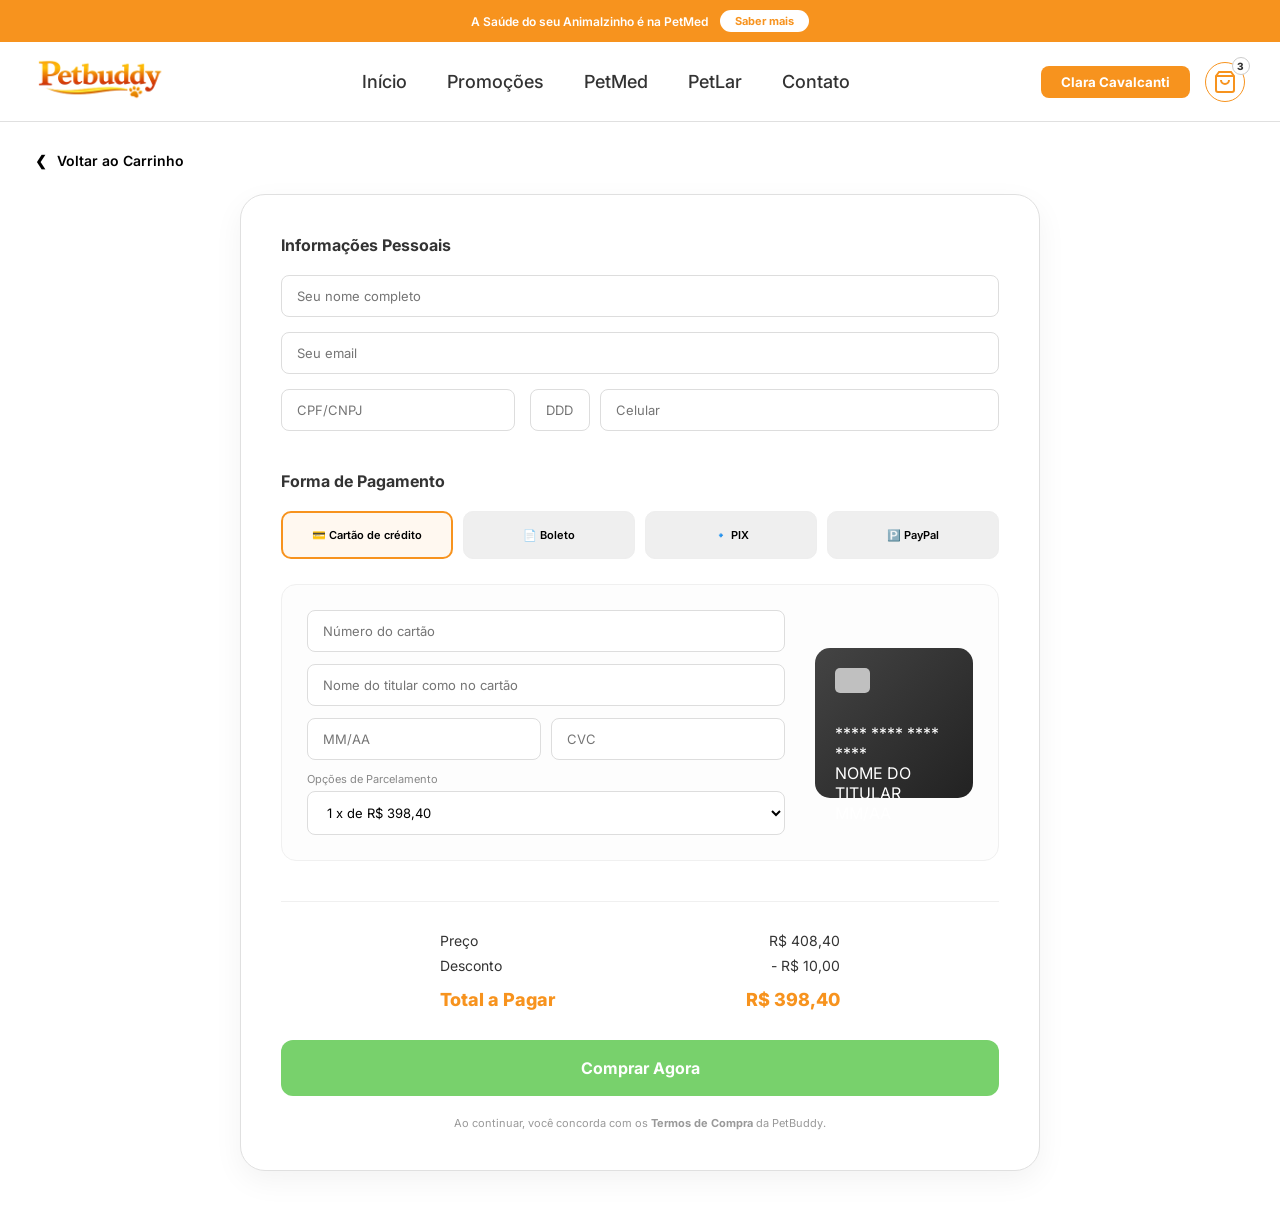
<file: carrinho/pagamento.html>
<!DOCTYPE html>
<html lang="pt-BR">
<head>
  <meta charset="UTF-8">
  <meta name="viewport" content="width=device-width, initial-scale=1.0">
  <title>PetBuddy | Finalizar Compra</title>
  <link rel="stylesheet" href="style.css">
  <link href="https://fonts.googleapis.com/css2?family=Inter:wght@400;500;600;700&display=swap" rel="stylesheet">
</head>
<body>

  <header>
    <div class="topbar">
      <div class="container topbar-content">
        <p>A Saúde do seu Animalzinho é na PetMed</p>
        <a href="#" class="saiba-mais">Saber mais</a>
      </div>
    </div>
  
    <div class="navbar">
      <div class="container nav-container-logado">
        <a href="../Home/logado.html" class="logo-link">
          <img src="../assets/Logo Principal.png" alt="Logo PetBuddy" class="logo">
        </a>
        <nav class="menu">
          <a href="../Home/logado.html">Início</a>
          <a href="#">Promoções</a>
          <a href="#">PetMed</a>
          <a href="#">PetLar</a>
          <a href="#">Contato</a>
        </nav>
        <div class="user-actions">
            <button class="btn-user">Clara Cavalcanti</button>
            <div class="cart-icon-wrapper">
                <div class="cart-icon">
                    <svg width="24" height="24" viewBox="0 0 24 24" fill="none" stroke="#f7931e" stroke-width="2"><path d="M6 2L3 6v14a2 2 0 0 0 2 2h14a2 2 0 0 0 2-2V6l-3-4Z"></path><path d="M3 6h18"></path><path d="M16 10a4 4 0 0 1-8 0"></path></svg>
                </div>
                <span class="cart-count">3</span>
            </div>
        </div>
      </div>
    </div>
  </header>

  <main class="container">
    <a href="carrinho.html" class="back-link"><span>❮</span> Voltar ao Carrinho</a>

    <div class="checkout-wrapper">
        <div class="checkout-glass-box">
            
            <section class="checkout-section">
                <div class="section-title">Informações Pessoais</div>
                <div class="input-grid">
                    <input type="text" placeholder="Seu nome completo" class="full-width">
                    <input type="email" placeholder="Seu email" class="full-width">
                    <input type="text" placeholder="CPF/CNPJ" maxlength="18" oninput="mascaraCPF(this)">
                    <div class="phone-group">
                        <input type="text" placeholder="DDD" maxlength="2" style="width: 60px;" oninput="mascaraNumero(this)">
                        <input type="text" placeholder="Celular" maxlength="10" style="flex: 1;" oninput="mascaraNumero(this)">
                    </div>
                </div>
            </section>

            <section class="checkout-section">
                <div class="section-title">Forma de Pagamento</div>
                <div class="payment-methods">
                    <button class="method-card active">💳 Cartão de crédito</button>
                    <button class="method-card">📄 Boleto</button>
                    <button class="method-card">🔹 PIX</button>
                    <button class="method-card">🅿️ PayPal</button>
                </div>

                <div class="card-details-box">
                    <div class="card-inputs">
                        <input type="text" placeholder="Número do cartão" class="full-width" maxlength="19" oninput="mascaraCartao(this)">
                        <input type="text" placeholder="Nome do titular como no cartão" class="full-width">
                        <div class="row-3">
                            <input type="text" placeholder="MM/AA" maxlength="5" oninput="mascaraValidade(this)">
                            <input type="text" placeholder="CVC" maxlength="4" oninput="mascaraNumero(this)">
                        </div>
                        <div class="parcelas">
                            <label>Opções de Parcelamento</label>
                            <select>
                                <option>1 x de R$ 398,40</option>
                                <option>2 x de R$ 199,20</option>
                                <option>3 x de R$ 132,80</option>
                            </select>
                        </div>
                    </div>
                    <div class="card-preview">
                        <div class="visual-card">
                            <div class="chip"></div>
                            <div class="number" id="card-display">**** **** **** ****</div>
                            <div class="card-footer">
                                <span id="name-display">NOME DO TITULAR</span>
                                <span id="expiry-display">MM/AA</span>
                            </div>
                        </div>
                    </div>
                </div>
            </section>

            <section class="checkout-footer">
                <div class="summary-final">
                    <div class="line"><span>Preço</span><span>R$ 408,40</span></div>
                    <div class="line"><span>Desconto</span><span>- R$ 10,00</span></div>
                    <div class="line total"><span>Total a Pagar</span><span>R$ 398,40</span></div>
                </div>
                <button class="btn-finalize-purchase">Comprar Agora</button>
                <p class="terms">Ao continuar, você concorda com os <strong>Termos de Compra</strong> da PetBuddy.</p>
            </section>

        </div>
    </div>
  </main>

  <script>
    function mascaraNumero(input) {
        input.value = input.value.replace(/\D/g, '');
    }

    function mascaraCPF(input) {
        let v = input.value.replace(/\D/g, '');
        if (v.length <= 11) {
            v = v.replace(/(\d{3})(\d)/, '$1.$2');
            v = v.replace(/(\d{3})(\d)/, '$1.$2');
            v = v.replace(/(\d{3})(\d{1,2})$/, '$1-$2');
        } else {
            v = v.replace(/^(\d{2})(\d)/, '$1.$2');
            v = v.replace(/^(\d{2})\.(\d{3})(\d)/, '$1.$2.$3');
            v = v.replace(/\.(\d{3})(\d)/, '.$1/$2');
            v = v.replace(/(\d{4})(\d)/, '$1-$2');
        }
        input.value = v;
    }

    function mascaraCartao(input) {
        let v = input.value.replace(/\D/g, '');
        v = v.replace(/(\d{4})(\d)/g, '$1 $2').trim();
        input.value = v;
        document.getElementById('card-display').innerText = v || "**** **** **** ****";
    }

    function mascaraValidade(input) {
        let v = input.value.replace(/\D/g, '');
        if (v.length >= 3) {
            v = v.substring(0, 2) + '/' + v.substring(2, 4);
        }
        input.value = v;
    }
  </script>
</body>
</html>
</file>
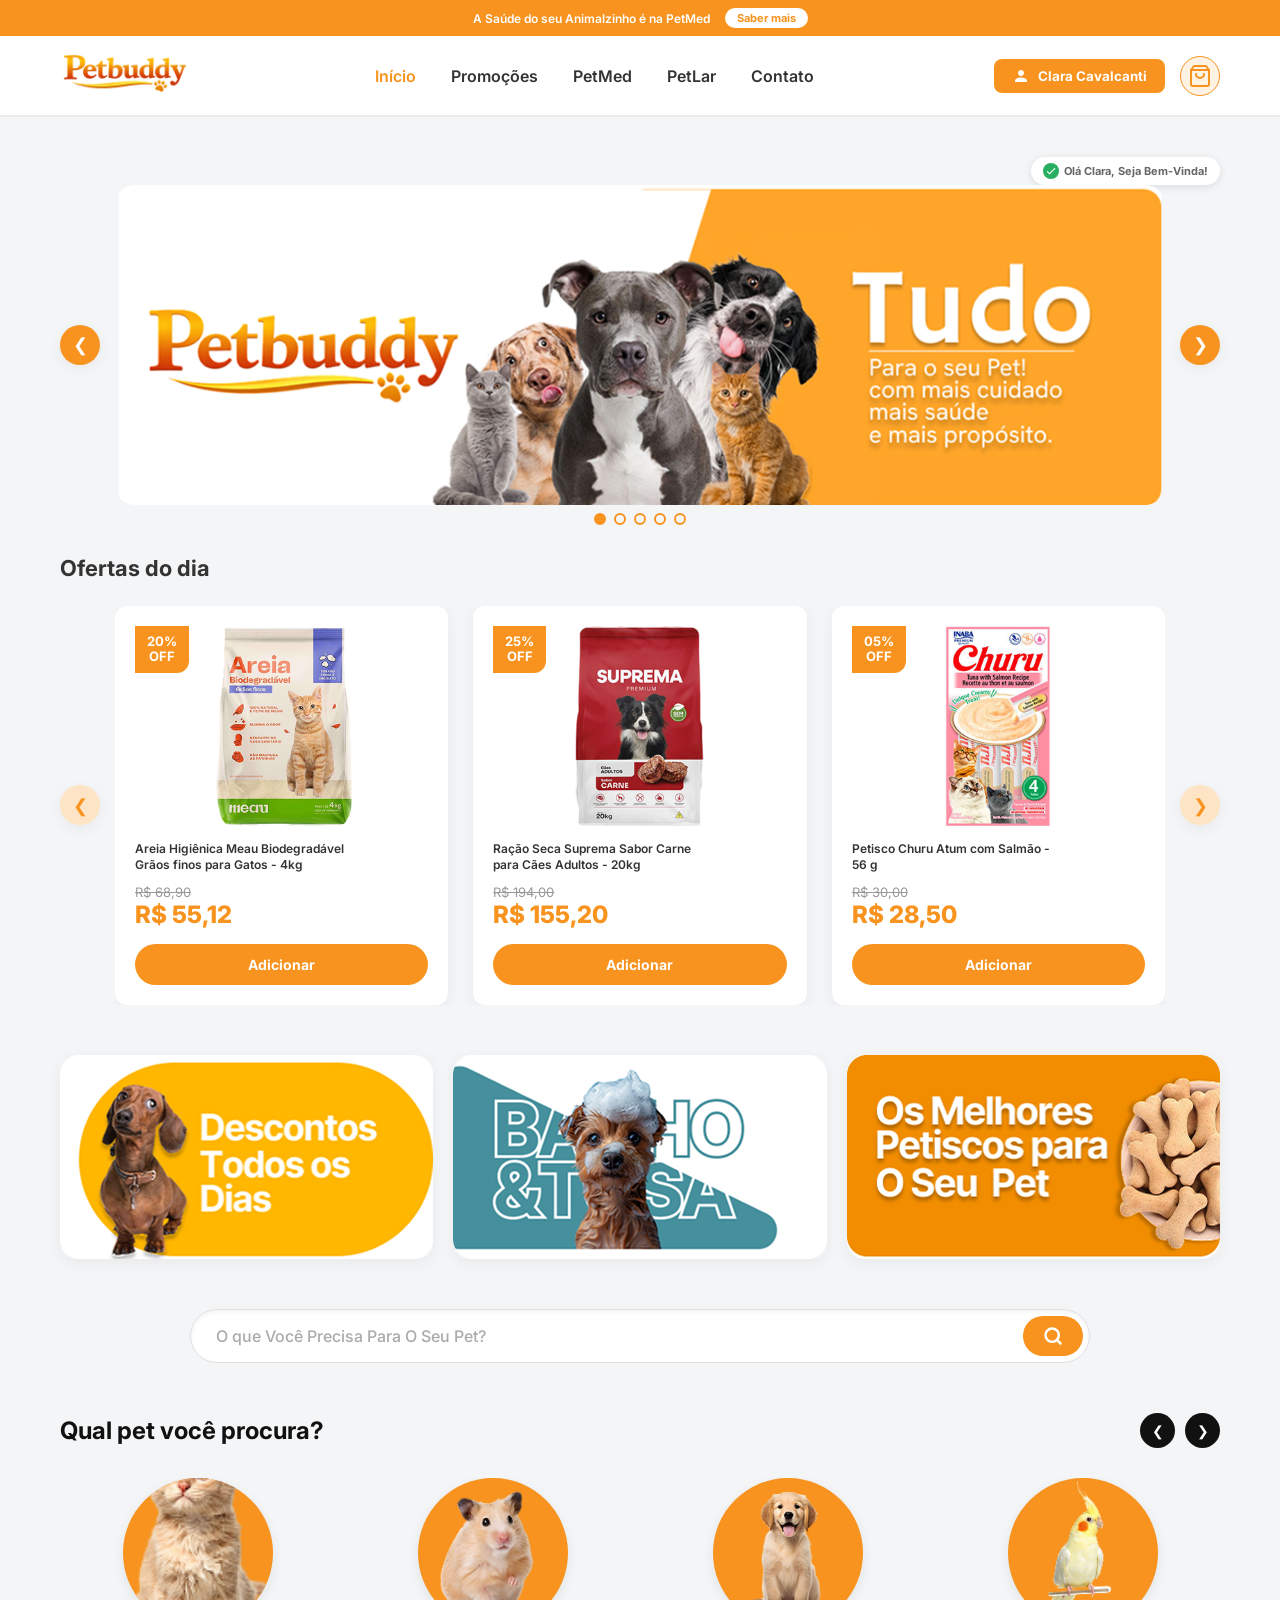
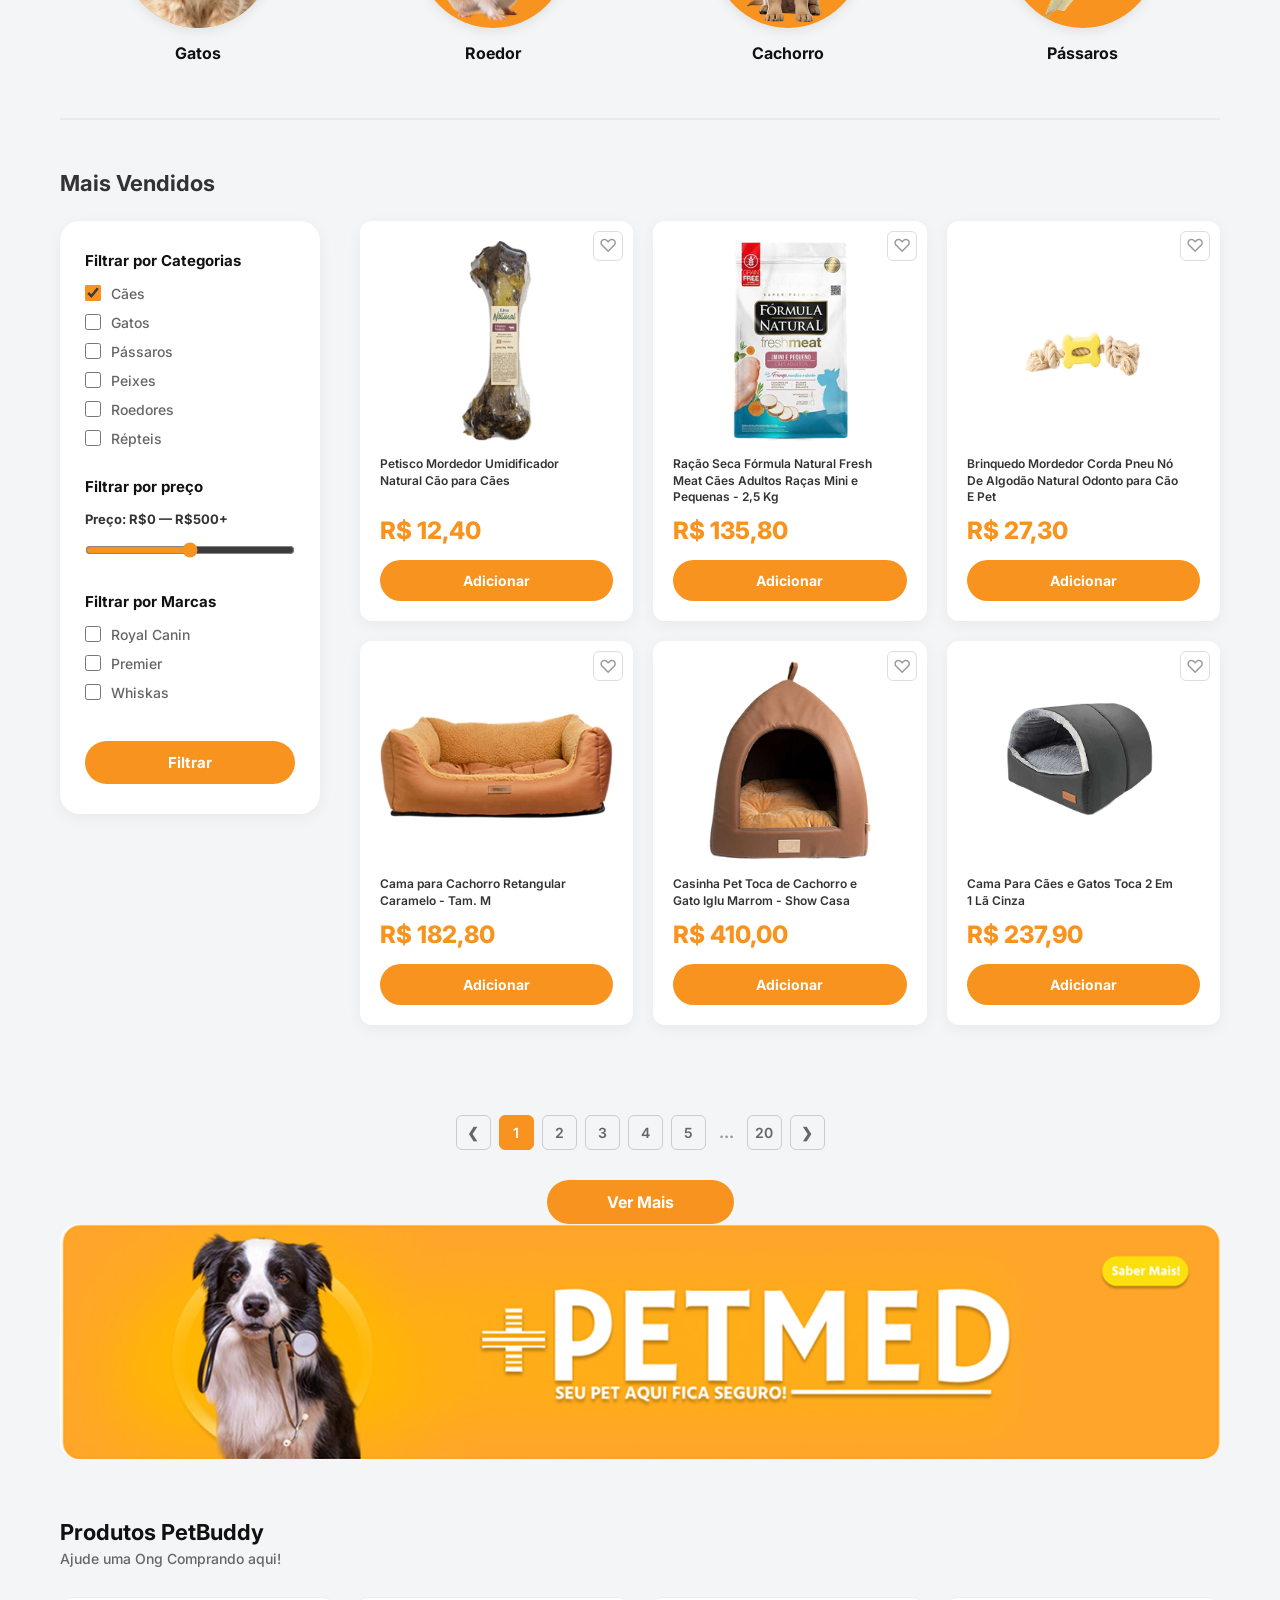
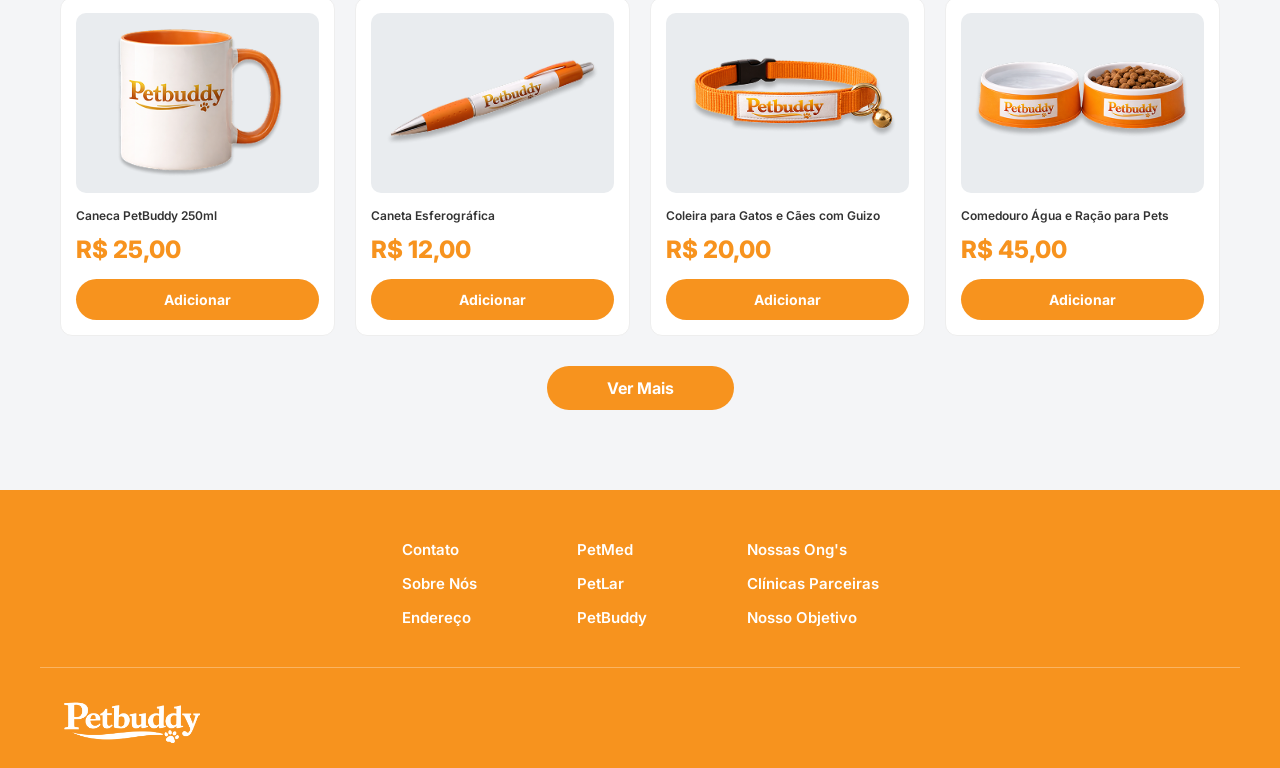
<file: home/logado.html>
<!DOCTYPE html>
<html lang="pt-BR">
<head>
  <meta charset="UTF-8">
  <meta name="viewport" content="width=device-width, initial-scale=1.0">
  <title>PetBuddy | Início</title>
  <link rel="stylesheet" href="style.css">
  <link href="https://fonts.googleapis.com/css2?family=Inter:wght@400;500;600;700&display=swap" rel="stylesheet">
</head>
<body>

  <header>
    <div class="topbar">
      <div class="container topbar-content">
        <p>A Saúde do seu Animalzinho é na PetMed</p>
        <a href="#" class="saiba-mais">Saber mais</a>
      </div>
    </div>
  
    <div class="navbar">
      <div class="container nav-container">
        <a href="index.html" class="logo-link">
          <img src="../assets/Logo Principal.png" alt="Logo PetBuddy" class="logo">
        </a>
  
        <nav class="menu">
          <a href="index.html" class="active">Início</a>
          <a href="#">Promoções</a>
          <a href="#">PetMed</a>
          <a href="#">PetLar</a>
          <a href="#">Contato</a>
        </nav>
  
        <div class="user-actions">
            <button class="btn-user">
                <svg width="18" height="18" viewBox="0 0 24 24" fill="currentColor"><path d="M12 12c2.21 0 4-1.79 4-4s-1.79-4-4-4-4 1.79-4 4 1.79 4 4 4zm0 2c-2.67 0-8 1.34-8 4v2h16v-2c0-2.66-5.33-4-8-4z"/></svg>
                Clara Cavalcanti
            </button>
            
            <div class="cart-icon" onclick="window.location.href='../carrinho/carrinho.html'" style="cursor: pointer;">
                <svg width="24" height="24" viewBox="0 0 24 24" fill="none" stroke="#f7931e" stroke-width="2" stroke-linecap="round" stroke-linejoin="round"><path d="M6 2L3 6v14a2 2 0 0 0 2 2h14a2 2 0 0 0 2-2V6l-3-4Z"></path><path d="M3 6h18"></path><path d="M16 10a4 4 0 0 1-8 0"></path></svg>
            </div>
        </div>
      </div>
    </div>
  </header>

  <main>
    <div class="container badge-container">
        <div class="verified-badge">
            <svg width="16" height="16" viewBox="0 0 24 24" fill="white"><path d="M9 16.17L4.83 12l-1.42 1.41L9 19 21 7l-1.41-1.41z"/></svg>
            Olá Clara, Seja Bem-Vinda!
        </div>
    </div>

    <main>
    <section class="banner container">
      <button class="seta left" id="prevBanner">❮</button>
      <div class="banner-box">
        <img src="../assets/banner.png" alt="Tudo para o seu Pet" class="banner-img">
      </div>
      <button class="seta right" id="nextBanner">❯</button>
      <div class="dots">
        <span class="active-dot"></span><span></span><span></span><span></span><span></span>
      </div>
    </section>

    <section class="ofertas container">
      <div class="section-header">
        <h2>Ofertas do dia</h2>
      </div>
      <div class="carousel-container">
        <button class="seta left inline-arrow" id="prevOffer">❮</button>
        <div class="cards" id="offerCards">
          
          <article class="card">
            <div class="card-img-wrapper">
              <span class="tag">20%<br>OFF</span>
              <img src="../assets/areia.png" alt="Areia Higiênica Meau">
            </div>
            <p class="produto-nome">Areia Higiênica Meau Biodegradável<br>Grãos finos para Gatos - 4kg</p>
            <span class="old">R$ 68,90</span>
            <strong class="price">R$ 55,12</strong>
            <button class="btn-add">Adicionar</button>
          </article>

          <article class="card">
            <div class="card-img-wrapper">
              <span class="tag">25%<br>OFF</span>
              <img src="../assets/ração.png" alt="Ração Suprema">
            </div>
            <p class="produto-nome">Ração Seca Suprema Sabor Carne<br>para Cães Adultos - 20kg</p>
            <span class="old">R$ 194,00</span>
            <strong class="price">R$ 155,20</strong>
            <button class="btn-add">Adicionar</button>
          </article>

          <article class="card">
            <div class="card-img-wrapper">
              <span class="tag">05%<br>OFF</span>
              <img src="../assets/churu.png" alt="Churu">
            </div>
            <p class="produto-nome">Petisco Churu Atum com Salmão -<br>56 g</p>
            <span class="old">R$ 30,00</span>
            <strong class="price">R$ 28,50</strong>
            <button class="btn-add">Adicionar</button>
          </article>

        </div>
        <button class="seta right inline-arrow" id="nextOffer">❯</button>
      </div>
    </section>

    <section class="mini container">
      <img src="../assets/banner pequeno 1.png" alt="Descontos Todos os Dias" class="mini-banner">
      <img src="../assets/banner pequeno 2.png" alt="Banho & Tosa" class="mini-banner">
      <img src="../assets/banner pequeno 3.png" alt="Os Melhores Petiscos" class="mini-banner">
    </section>

    <section class="busca-section container">
      <form class="busca-form">
        <input type="search" placeholder="O que Você Precisa Para O Seu Pet?">
        <button type="submit" class="btn-search">
          <svg width="20" height="20" viewBox="0 0 24 24" fill="none" stroke="currentColor" stroke-width="3" stroke-linecap="round" stroke-linejoin="round"><circle cx="11" cy="11" r="8"></circle><line x1="21" y1="21" x2="16.65" y2="16.65"></line></svg>
        </button>
      </form>
    </section>

    <section class="shop-by-pet container">
      <div class="section-header-row">
        <h2>Qual pet você procura?</h2>
        <div class="nav-arrows-dark">
          <button class="btn-dark" id="prevPet">❮</button>
          <button class="btn-dark" id="nextPet">❯</button>
        </div>
      </div>
      <div class="pet-circles" id="petCarousel">
        <div class="pet-item"><div class="circle"><img src="../assets/GatoCateg.png" alt="Gatos"></div><span>Gatos</span></div>
        <div class="pet-item"><div class="circle"><img src="../assets/HamsterCateg.png" alt="Roedor"></div><span>Roedor</span></div>
        <div class="pet-item"><div class="circle"><img src="../assets/CachorroCateg.png" alt="Cachorro"></div><span>Cachorro</span></div>
        <div class="pet-item"><div class="circle"><img src="../assets/PassaroCateg.png" alt="Pássaros"></div><span>Pássaros</span></div>
        <div class="pet-item"><div class="circle"><img src="../assets/CoelhoCateg.png" alt="Coelho"></div><span>Coelho</span></div>
        <div class="pet-item"><div class="circle"><img src="../assets/PeixeCateg.png" alt="Peixe"></div><span>Peixe</span></div>
      </div>
      <hr class="divider">
    </section>

    <section class="catalogo container">
      <div class="section-header">
        <h2>Mais Vendidos</h2>
      </div>

      <div class="catalogo-layout">
        <aside class="filtro-sidebar">
          <div class="filtro-block">
            <h3>Filtrar por Categorias</h3>
            <label class="check-item"><input type="checkbox" checked> Cães <span class="count"></span></label>
            <label class="check-item"><input type="checkbox"> Gatos <span class="count"></span></label>
            <label class="check-item"><input type="checkbox"> Pássaros <span class="count"></span></label>
            <label class="check-item"><input type="checkbox"> Peixes <span class="count"></span></label>
            <label class="check-item"><input type="checkbox"> Roedores <span class="count"></span></label>
            <label class="check-item"><input type="checkbox"> Répteis <span class="count"></span></label>
          </div>

          <div class="filtro-block">
            <h3>Filtrar por preço</h3>
            <p class="price-label">Preço: R$0 — R$500+</p>
            <input type="range" min="0" max="500" value="250" class="slider-preço">
          </div>

          <div class="filtro-block">
            <h3>Filtrar por Marcas</h3>
            <label class="check-item"><input type="checkbox"> Royal Canin <span class="count"></span></label>
            <label class="check-item"><input type="checkbox"> Premier <span class="count"></span></label>
            <label class="check-item"><input type="checkbox"> Whiskas <span class="count"></span></label>
          </div>

          <button class="btn-filtrar-aside">Filtrar</button>
        </aside>

        <div class="produtos-grid">
          
          <article class="card-prod">
            <div class="fav-icon">♡</div>
            <div class="card-img-wrapper"><img src="../assets/osso.png" alt="Osso"></div>
            <p class="produto-nome">Petisco Mordedor Umidificador<br>Natural Cão para Cães</p>
            <strong class="price">R$ 12,40</strong>
            <button class="btn-add">Adicionar</button>
          </article>

          <article class="card-prod">
            <div class="fav-icon">♡</div>
            <div class="card-img-wrapper"><img src="../assets/ração gato.png" alt="Ração Natural"></div>
            <p class="produto-nome">Ração Seca Fórmula Natural Fresh<br>Meat Cães Adultos Raças Mini e<br>Pequenas - 2,5 Kg</p>
            <strong class="price">R$ 135,80</strong>
            <button class="btn-add">Adicionar</button>
          </article>

          <article class="card-prod">
            <div class="fav-icon">♡</div>
            <div class="card-img-wrapper"><img src="../assets/corda Brinquedo.png" alt="Corda"></div>
            <p class="produto-nome">Brinquedo Mordedor Corda Pneu Nó<br>De Algodão Natural Odonto para Cão<br>E Pet</p>
            <strong class="price">R$ 27,30</strong>
            <button class="btn-add">Adicionar</button>
          </article>

          <article class="card-prod">
            <div class="fav-icon">♡</div>
            <div class="card-img-wrapper"><img src="../assets/casinha2.png" alt="Cama Retangular"></div>
            <p class="produto-nome">Cama para Cachorro Retangular<br>Caramelo - Tam. M</p>
            <strong class="price">R$ 182,80</strong>
            <button class="btn-add">Adicionar</button>
          </article>

          <article class="card-prod">
            <div class="fav-icon">♡</div>
            <div class="card-img-wrapper"><img src="../assets/casinha3.png" alt="Toca"></div>
            <p class="produto-nome">Casinha Pet Toca de Cachorro e<br>Gato Iglu Marrom - Show Casa</p>
            <strong class="price">R$ 410,00</strong>
            <button class="btn-add">Adicionar</button>
          </article>

          <article class="card-prod">
            <div class="fav-icon">♡</div>
            <div class="card-img-wrapper"><img src="../assets/casinha4.png" alt="Toca Cinza"></div>
            <p class="produto-nome">Cama Para Cães e Gatos Toca 2 Em<br>1 Lã Cinza</p>
            <strong class="price">R$ 237,90</strong>
            <button class="btn-add">Adicionar</button>
          </article>

        </div>
      </div>

      <div class="pagination-container">
        <button class="page-btn">❮</button>
        <button class="page-btn active">1</button>
        <button class="page-btn">2</button>
        <button class="page-btn">3</button>
        <button class="page-btn">4</button>
        <button class="page-btn">5</button>
        <span class="page-dots">...</span>
        <button class="page-btn">20</button>
        <button class="page-btn">❯</button>
      </div>

      <div class="btn-vermais-container">
        <button class="btn-vermais">Ver Mais</button>
      </div>
    </section>

    <section class="petmed-banner container">
      <img src="../assets/banner 2.png" alt="PetMed" class="full-width-img">
    </section>

    <section class="produtos-marca container">
      <div class="section-header pb-header">
        <h2>Produtos PetBuddy</h2>
        <p class="ong-text">Ajude uma Ong Comprando aqui!</p>
      </div>
      
      <div class="grid-4">
        <article class="card-prod pb-card">
          <div class="img-gray-bg"><img src="../assets/caneca.png" alt="Caneca"></div>
          <p class="produto-nome">Caneca PetBuddy 250ml</p>
          <strong class="price">R$ 25,00</strong>
          <button class="btn-add">Adicionar</button>
        </article>

        <article class="card-prod pb-card">
          <div class="img-gray-bg"><img src="../assets/caneta esfero.png" alt="Caneta"></div>
          <p class="produto-nome">Caneta Esferográfica</p>
          <strong class="price">R$ 12,00</strong>
          <button class="btn-add">Adicionar</button>
        </article>

        <article class="card-prod pb-card">
          <div class="img-gray-bg"><img src="../assets/coleira.png" alt="Coleira"></div>
          <p class="produto-nome">Coleira para Gatos e Cães com Guizo</p>
          <strong class="price">R$ 20,00</strong>
          <button class="btn-add">Adicionar</button>
        </article>

        <article class="card-prod pb-card">
          <div class="img-gray-bg"><img src="../assets/pote de comida e agua.png" alt="Pote"></div>
          <p class="produto-nome">Comedouro Água e Ração para Pets</p>
          <strong class="price">R$ 45,00</strong>
          <button class="btn-add">Adicionar</button>
        </article>
      </div>

      <div class="btn-vermais-container" style="margin-top: 30px;">
        <button class="btn-vermais">Ver Mais</button>
      </div>
    </section>

  </main>

  <footer>
    <div class="container footer-layout">
      <div class="footer-columns">
        <div class="col">
          <a href="#">Contato</a>
          <a href="#">Sobre Nós</a>
          <a href="#">Endereço</a>
        </div>
        <div class="col">
          <a href="#">PetMed</a>
          <a href="#">PetLar</a>
          <a href="#">PetBuddy</a>
        </div>
        <div class="col">
          <a href="#">Nossas Ong's</a>
          <a href="#">Clínicas Parceiras</a>
          <a href="#">Nosso Objetivo</a>
        </div>
      </div>
    </div>
    <div class="container footer-logo-box">
       <img src="../assets/Logo Principal.png" alt="Logo PetBuddy Rodapé" class="footer-logo">
    </div>
  </footer>

  <script src="script.js"></script>
</body>
</html>
</file>
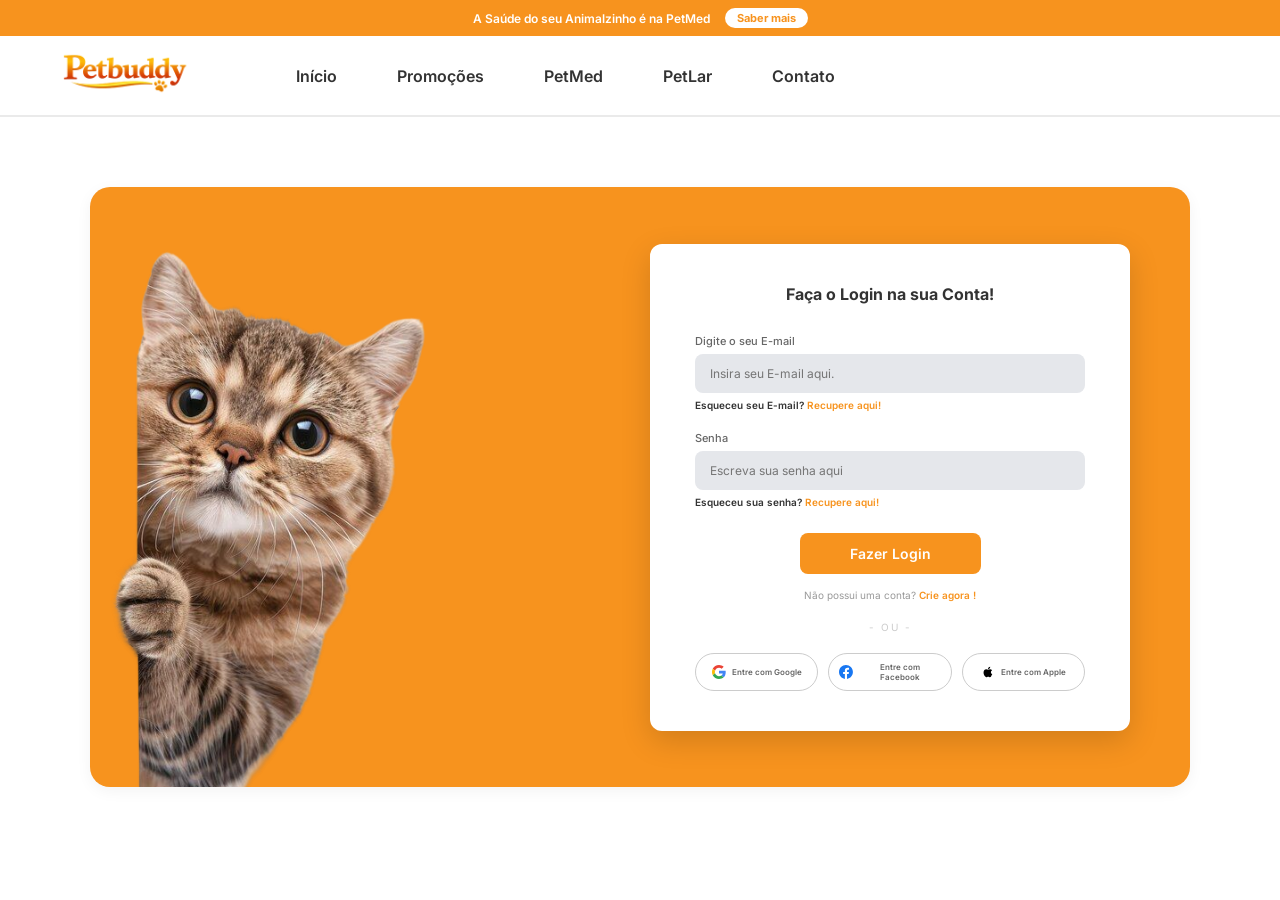
<file: login/login.html>
<!DOCTYPE html>
<html lang="pt-BR">
<head>
  <meta charset="UTF-8">
  <meta name="viewport" content="width=device-width, initial-scale=1.0">
  <title>PetBuddy | Login</title>
  <link rel="stylesheet" href="style.css"> 
  <link href="https://fonts.googleapis.com/css2?family=Inter:wght@400;500;600;700&display=swap" rel="stylesheet">
</head>
<body>

  <header>
    <div class="topbar">
      <div class="container topbar-content">
        <p>A Saúde do seu Animalzinho é na PetMed</p>
        <a href="#" class="saiba-mais">Saber mais</a>
      </div>
    </div>
  
    <div class="navbar">
      <div class="container nav-container">
        <a href="../Home/index.html" class="logo-link">
          <img src="../assets/Logo Principal.png" alt="Logo PetBuddy" class="logo">
        </a>
  
        <nav class="menu">
          <a href="../Home/index.html">Início</a>
          <a href="#">Promoções</a>
          <a href="#">PetMed</a>
          <a href="#">PetLar</a>
          <a href="#">Contato</a>
        </nav>
      </div>
    </div>
  </header>

  <main class="cadastro-wrapper container">
    <div class="cadastro-box">
        
        <div class="login-img-area">
            <img src="../assets/GatoLogin.png" alt="Gato PetBuddy" class="pet-login-img">
        </div>

        <div class="cadastro-form-area">
            <div class="cadastro-card">
                <h2>Faça o Login na sua Conta!</h2>
                
                <form>
                    <div class="form-group">
                        <label>Digite o seu E-mail</label>
                        <input type="email" placeholder="Insira seu E-mail aqui." required>
                        <span class="link-recuperar">Esqueceu seu E-mail? <a href="recuperar-email.html">Recupere aqui!</a></span>
                    </div>

                    <div class="form-group" style="margin-top: 20px;">
                        <label>Senha</label>
                        <input type="password" placeholder="Escreva sua senha aqui" required>
                        <span class="link-recuperar">Esqueceu sua senha? <a href="recuperar-senha.html">Recupere aqui!</a></span>
                    </div>

                    <div class="btn-create-container">
                        <button type="button" class="btn-create" onclick="window.location.href='../Home/logado.html'">Fazer Login</button>
                    </div>

                    <p class="login-txt">Não possui uma conta? <a href="../Cadastro/cadastro.html">Crie agora !</a></p>

                    <div class="ou-divider">- OU -</div>

                    <div class="social-row">
                        <button type="button" class="social-btn">
                            <svg xmlns="http://www.w3.org/2000/svg" width="14" height="14" viewBox="0 0 48 48"><path fill="#EA4335" d="M24 9.5c3.54 0 6.71 1.22 9.21 3.6l6.85-6.85C35.9 2.38 30.47 0 24 0 14.62 0 6.51 5.38 2.56 13.22l7.98 6.19C12.43 13.7 17.74 9.5 24 9.5z"/><path fill="#4285F4" d="M46.98 24.55c0-1.57-.15-3.09-.38-4.55H24v9.02h12.94c-.58 2.96-2.26 5.48-4.78 7.18l7.73 6c4.51-4.18 7.09-10.36 7.09-17.65z"/><path fill="#FBBC05" d="M10.53 28.59c-.48-1.45-.76-2.99-.76-4.59s.27-3.14.76-4.59l-7.98-6.19C.92 16.46 0 20.12 0 24c0 3.88.92 7.54 2.56 10.78l7.97-6.19z"/><path fill="#34A853" d="M24 48c6.48 0 11.93-2.13 15.89-5.81l-7.73-6c-2.15 1.45-4.92 2.3-8.16 2.3-6.26 0-11.57-4.22-13.47-9.91l-7.98 6.19C6.51 42.62 14.62 48 24 48z"/></svg> 
                            Entre com Google
                        </button>
                        <button type="button" class="social-btn">
                            <svg xmlns="http://www.w3.org/2000/svg" width="14" height="14" viewBox="0 0 24 24" fill="#1877F2"><path d="M24 12.073c0-6.627-5.373-12-12-12s-12 5.373-12 12c0 5.99 4.388 10.954 10.125 11.854v-8.385H7.078v-3.469h3.047V9.43c0-3.007 1.792-4.669 4.533-4.669 1.312 0 2.686.235 2.686.235v2.953H15.83c-1.491 0-1.956.925-1.956 1.874v2.25h3.328l-.532 3.469h-2.796v8.385C19.612 23.027 24 18.062 24 12.073z"/></svg> 
                            Entre com Facebook
                        </button>
                        <button type="button" class="social-btn">
                            <svg width="14" height="14" viewBox="0 0 24 24" fill="black"><path d="M17.05 20.28c-.98.95-2.05.8-3.08.35-1.09-.46-2.09-.48-3.24 0-1.44.62-2.2.44-3.06-.35C2.79 15.25 3.51 7.59 9.05 7.31c1.35.07 2.29.74 3.08.8 1.18-.04 2.31-.82 3.5-.78 1.48.05 2.6.66 3.32 1.76-2.96 1.75-2.42 5.56.39 6.64-1.2 1.83-2.18 3.55-2.29 4.55zM12.03 7.25c-.15-2.23 1.66-4.07 3.74-4.25.3 2.31-1.89 4.25-3.74 4.25z"/></svg> 
                            Entre com Apple
                        </button>
                    </div>
                </form>

            </div>
        </div>

    </div>
  </main>

</body>
</html>
</file>
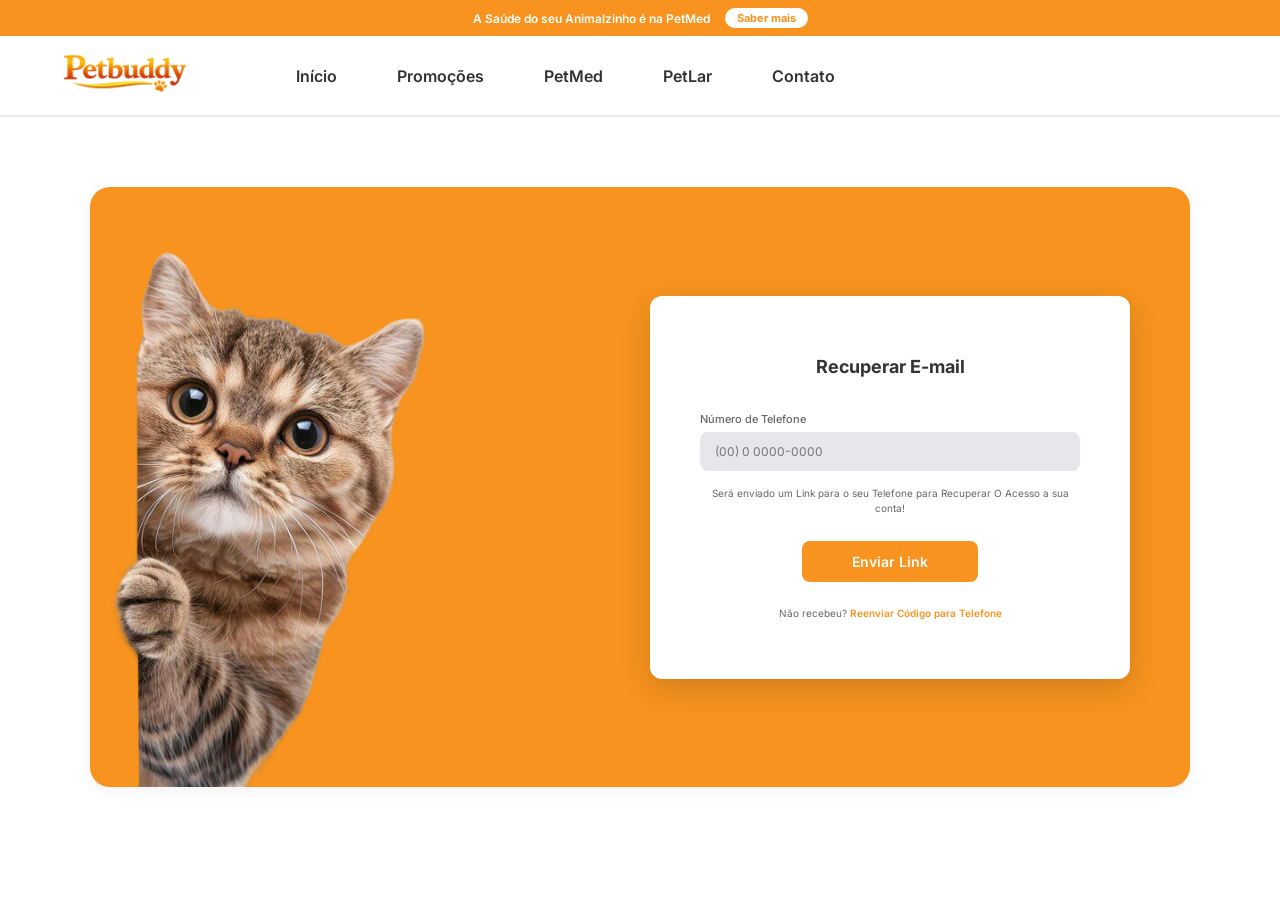
<file: login/recuperar-email.html>
<!DOCTYPE html>
<html lang="pt-BR">
<head>
  <meta charset="UTF-8">
  <meta name="viewport" content="width=device-width, initial-scale=1.0">
  <title>PetBuddy | Recuperar E-mail</title>
  <link rel="stylesheet" href="style.css"> 
  <link href="https://fonts.googleapis.com/css2?family=Inter:wght@400;500;600;700&display=swap" rel="stylesheet">
</head>
<body>

  <header>
    <div class="topbar">
      <div class="container topbar-content">
        <p>A Saúde do seu Animalzinho é na PetMed</p>
        <a href="#" class="saiba-mais">Saber mais</a>
      </div>
    </div>
  
    <div class="navbar">
      <div class="container nav-container">
        <a href="../Home/index.html" class="logo-link">
          <img src="../assets/Logo Principal.png" alt="Logo PetBuddy" class="logo">
        </a>
  
        <nav class="menu">
          <a href="../Home/index.html">Início</a>
          <a href="#">Promoções</a>
          <a href="#">PetMed</a>
          <a href="#">PetLar</a>
          <a href="#">Contato</a>
        </nav>
      </div>
    </div>
  </header>

  <main class="cadastro-wrapper container">
    <div class="cadastro-box">
        
        <div class="login-img-area">
            <img src="../assets/GatoLogin.png" alt="Gato PetBuddy" class="pet-login-img">
        </div>

        <div class="cadastro-form-area">
            
            <div class="cadastro-card card-recuperar">
                <h2>Recuperar E-mail</h2>
                
                <form>
                    <div class="form-group">
                        <label>Número de Telefone</label>
                        <input type="tel" placeholder="(00) 0 0000-0000" maxlength="15" oninput="mascaraTelefone(this)" required>
                    </div>

                    <p class="info-txt">Será enviado um Link para o seu Telefone para Recuperar O Acesso a sua conta!</p>

                    <div class="btn-create-container">
                        <button type="button" class="btn-create" onclick="window.location.href='login.html'">Enviar Link</button>
                    </div>

                    <p class="reenviar-txt">Não recebeu? <a href="#">Reenviar Código para Telefone</a></p>
                </form>

            </div>
        </div>

    </div>
  </main>

  <script>
      function mascaraTelefone(input) {
          let v = input.value.replace(/\D/g, ''); 
          if (v.length > 11) v = v.substring(0, 11); 
          
          if (v.length >= 3) {
              v = '(' + v.substring(0, 2) + ') ' + v.substring(2);
          }
          if (v.length >= 11) {
              v = v.substring(0, 10) + '-' + v.substring(10);
          }
          input.value = v;
      }
  </script>
</body>
</html>
</file>
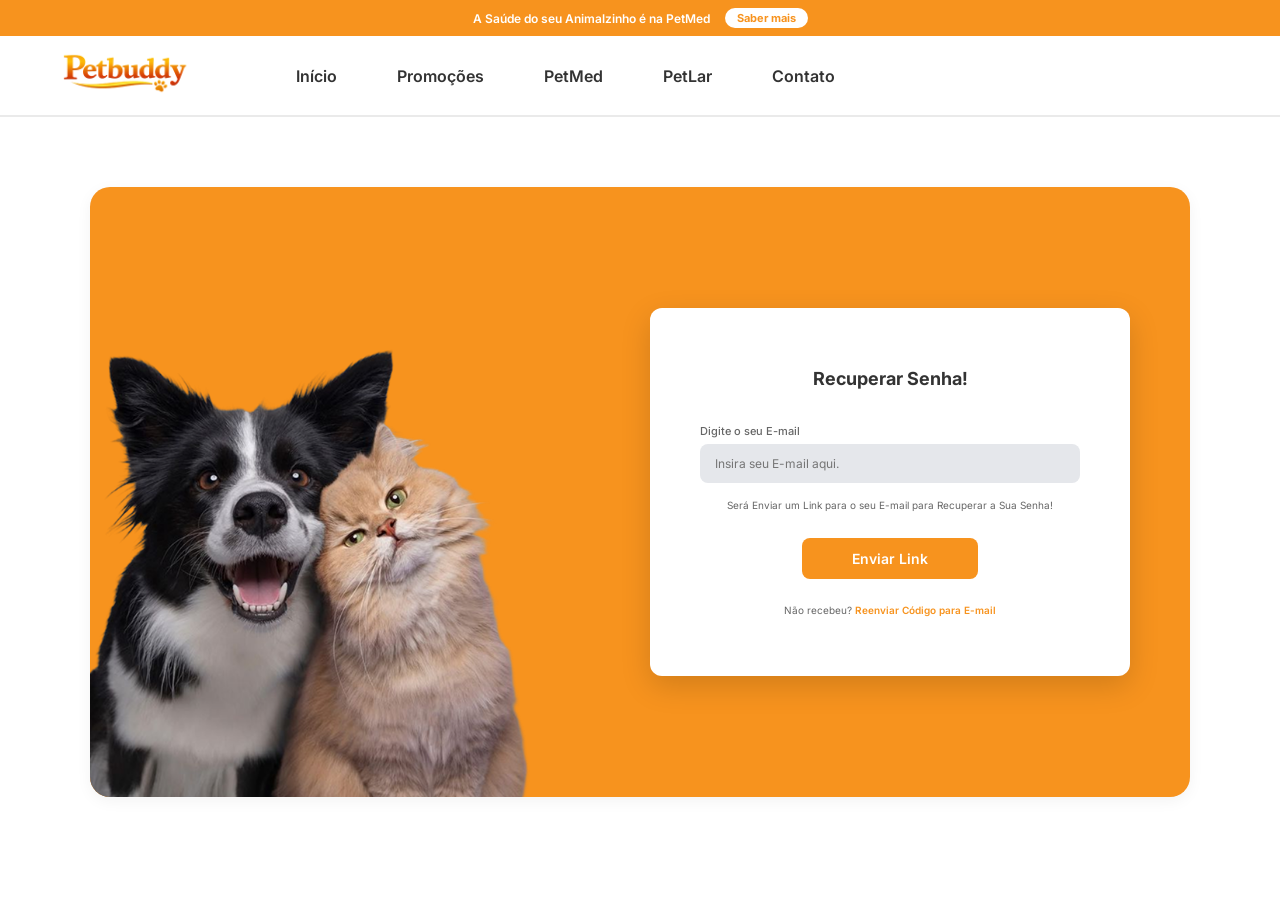
<file: login/recuperar-senha.html>
<!DOCTYPE html>
<html lang="pt-BR">
<head>
  <meta charset="UTF-8">
  <meta name="viewport" content="width=device-width, initial-scale=1.0">
  <title>PetBuddy | Recuperar Senha</title>
  <link rel="stylesheet" href="style.css"> 
  <link href="https://fonts.googleapis.com/css2?family=Inter:wght@400;500;600;700&display=swap" rel="stylesheet">
</head>
<body>

  <header>
    <div class="topbar">
      <div class="container topbar-content">
        <p>A Saúde do seu Animalzinho é na PetMed</p>
        <a href="#" class="saiba-mais">Saber mais</a>
      </div>
    </div>
  
    <div class="navbar">
      <div class="container nav-container">
        <a href="../Home/index.html" class="logo-link">
          <img src="../assets/Logo Principal.png" alt="Logo PetBuddy" class="logo">
        </a>
  
        <nav class="menu">
          <a href="../Home/index.html">Início</a>
          <a href="#">Promoções</a>
          <a href="#">PetMed</a>
          <a href="#">PetLar</a>
          <a href="#">Contato</a>
        </nav>
      </div>
    </div>
  </header>

  <main class="cadastro-wrapper container">
    <div class="cadastro-box">
        
        <div class="login-img-area">
            <img src="../assets/RecuperarSenha.png" alt="Pets PetBuddy" class="pet-recuperar-senha-img">
        </div>

        <div class="cadastro-form-area">
            <div class="cadastro-card card-recuperar">
                <h2>Recuperar Senha!</h2>
                
                <form>
                    <div class="form-group">
                        <label>Digite o seu E-mail</label>
                        <input type="email" placeholder="Insira seu E-mail aqui." required>
                    </div>

                    <p class="info-txt">Será Enviar um Link para o seu E-mail para Recuperar a Sua Senha!</p>

                    <div class="btn-create-container">
                        <button type="button" class="btn-create" onclick="window.location.href='recuperar-senha2.html'">Enviar Link</button>
                    </div>

                    <p class="reenviar-txt">Não recebeu? <a href="#">Reenviar Código para E-mail</a></p>
                </form>

            </div>
        </div>

    </div>
  </main>

</body>
</html>
</file>
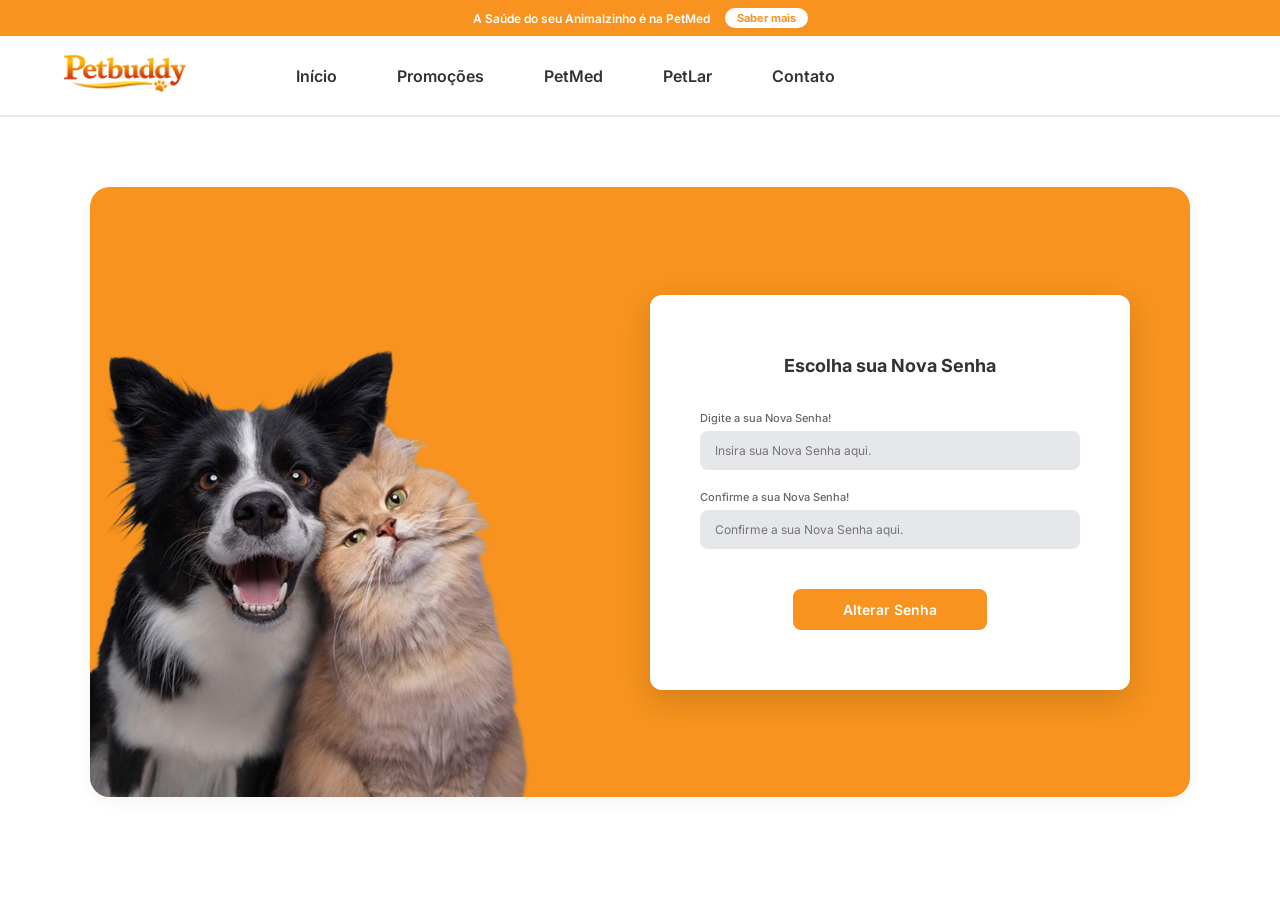
<file: login/recuperar-senha2.html>
<!DOCTYPE html>
<html lang="pt-BR">
<head>
  <meta charset="UTF-8">
  <meta name="viewport" content="width=device-width, initial-scale=1.0">
  <title>PetBuddy | Escolha sua Nova Senha</title>
  <link rel="stylesheet" href="style.css"> 
  <link href="https://fonts.googleapis.com/css2?family=Inter:wght@400;500;600;700&display=swap" rel="stylesheet">
</head>
<body>

  <header>
    <div class="topbar">
      <div class="container topbar-content">
        <p>A Saúde do seu Animalzinho é na PetMed</p>
        <a href="#" class="saiba-mais">Saber mais</a>
      </div>
    </div>
  
    <div class="navbar">
      <div class="container nav-container">
        <a href="../Home/index.html" class="logo-link">
          <img src="../assets/Logo Principal.png" alt="Logo PetBuddy" class="logo">
        </a>
  
        <nav class="menu">
          <a href="../Home/index.html">Início</a>
          <a href="#">Promoções</a>
          <a href="#">PetMed</a>
          <a href="#">PetLar</a>
          <a href="#">Contato</a>
        </nav>
      </div>
    </div>
  </header>

  <main class="cadastro-wrapper container">
    <div class="cadastro-box">
        
        <div class="login-img-area">
            <img src="../assets/RecuperarSenha.png" alt="Pets PetBuddy" class="pet-recuperar-senha-img">
        </div>

        <div class="cadastro-form-area">
            <div class="cadastro-card card-recuperar">
                <h2>Escolha sua Nova Senha</h2>
                
                <form>
                    <div class="form-group">
                        <label>Digite a sua Nova Senha!</label>
                        <input type="password" placeholder="Insira sua Nova Senha aqui." required>
                    </div>

                    <div class="form-group" style="margin-top: 20px;">
                        <label>Confirme a sua Nova Senha!</label>
                        <input type="password" placeholder="Confirme a sua Nova Senha aqui." required>
                    </div>

                    <div class="btn-create-container" style="margin-top: 40px;">
                        <button type="button" class="btn-create" onclick="window.location.href='login.html'">Alterar Senha</button>
                    </div>
                </form>

            </div>
        </div>

    </div>
  </main>

</body>
</html>
</file>
<file: home/style.css>
/* ================= VARIABLES & RESET ================= */
:root {
    --primary: #f7931e;
    --primary-hover: #e08012;
    --text-dark: #333333;
    --text-gray: #666666;
    --bg-main: #f4f5f7;
    --white: #ffffff;
    --radius: 12px;
    --shadow: 0 4px 15px rgba(0,0,0,0.05);
}

* { margin: 0; padding: 0; box-sizing: border-box; font-family: 'Inter', sans-serif; }
body { background-color: var(--bg-main); color: var(--text-dark); }
a { text-decoration: none; color: inherit; }
button { cursor: pointer; border: none; outline: none; background: transparent; font-family: inherit; }
.container { max-width: 1200px; margin: 0 auto; padding: 0 20px; }

/* ================= HEADER ================= */
.topbar { background-color: var(--primary); color: var(--white); font-size: 12px; padding: 8px 0; font-weight: 600; text-align: center; }
.topbar-content { display: flex; justify-content: center; align-items: center; gap: 15px; }
.saiba-mais { background: var(--white); color: var(--primary); padding: 3px 12px; border-radius: 20px; font-size: 11px; font-weight: 700; }

.navbar { background: var(--white); padding: 15px 0; border-bottom: 2px solid #eaeaea; margin-bottom: 40px; }
.nav-container { display: flex; justify-content: space-between; align-items: center; }
.logo { height: 45px; }
.menu { display: flex; gap: 35px; }
.menu a { font-weight: 600; font-size: 16px; color: var(--text-dark); }
.menu a.active, .menu a:hover { color: var(--primary); }

.btn-login { background: var(--primary); color: var(--white); padding: 12px 24px; border-radius: 30px; font-weight: 700; display: flex; align-items: center; gap: 8px; font-size: 14px; }
.btn-login:hover { background: var(--primary-hover); }

/* ================= BANNERS ================= */
.banner { display: flex; align-items: center; gap: 15px; position: relative; margin-bottom: 50px; }
.banner-box { width: 100%; border-radius: 20px; overflow: hidden; }
.banner-img { width: 100%; display: block; object-fit: cover; }
.seta { background: var(--primary); color: var(--white); width: 40px; height: 40px; border-radius: 50%; display: flex; align-items: center; justify-content: center; font-size: 18px; flex-shrink: 0; box-shadow: var(--shadow); }
.dots { position: absolute; bottom: -20px; left: 50%; transform: translateX(-50%); display: flex; gap: 8px; }
.dots span { width: 12px; height: 12px; border-radius: 50%; border: 2px solid var(--primary); cursor: pointer;}
.active-dot { background: var(--primary); }

/* ================= OFERTAS DO DIA ================= */
.ofertas { margin-bottom: 50px; }
.section-header h2 { font-size: 22px; font-weight: 700; color: var(--text-dark); margin-bottom: 25px; }
.carousel-container { display: flex; align-items: center; gap: 15px; }
.inline-arrow { background: #fce4c5; color: var(--primary); }
.cards { display: grid; grid-template-columns: repeat(3, 1fr); gap: 25px; width: 100%; overflow: hidden; scroll-behavior: smooth; }

/* ================= CARDS PADRÃO ================= */
.card, .card-prod { background: var(--white); border-radius: var(--radius); padding: 20px; box-shadow: var(--shadow); display: flex; flex-direction: column; position: relative; }
.card-img-wrapper { position: relative; width: 100%; height: 200px; display: flex; align-items: center; justify-content: center; margin-bottom: 15px; }
.card-img-wrapper img { max-width: 100%; max-height: 100%; object-fit: contain; }
.tag { position: absolute; top: 0; left: 0; background: var(--primary); color: var(--white); padding: 8px 12px; border-radius: 0 0 12px 0; font-size: 13px; font-weight: 700; text-align: center; line-height: 1.2; z-index: 2; }
.fav-icon { position: absolute; top: 10px; right: 10px; width: 30px; height: 30px; border: 1px solid #ddd; border-radius: 6px; display: flex; align-items: center; justify-content: center; color: #999; font-size: 18px; z-index: 2; background: var(--white); cursor: pointer; }
.produto-nome { font-size: 12px; color: var(--text-dark); font-weight: 600; line-height: 1.4; flex-grow: 1; margin-bottom: 10px; }
.old { font-size: 13px; color: #999; text-decoration: line-through; }
.price { font-size: 24px; color: var(--primary); font-weight: 800; display: block; margin-bottom: 15px; }
.btn-add { background: var(--primary); color: var(--white); padding: 12px; border-radius: 30px; font-weight: 700; font-size: 14px; width: 100%; transition: 0.2s; }
.btn-add:hover { background: var(--primary-hover); }

/* ================= MINI BANNERS ================= */
.mini { display: grid; grid-template-columns: repeat(3, 1fr); gap: 20px; margin-bottom: 50px; }
.mini-banner { width: 100%; border-radius: 16px; box-shadow: var(--shadow); object-fit: cover; }

/* ================= BUSCA BAR ================= */
.busca-section { margin-bottom: 50px; }
.busca-form { display: flex; background: var(--white); border-radius: 30px; padding: 6px 6px 6px 25px; box-shadow: inset 0 2px 4px rgba(0,0,0,0.05); max-width: 900px; margin: 0 auto; border: 1px solid #e0e0e0; }
.busca-form input { flex: 1; border: none; outline: none; background: transparent; font-size: 16px; color: var(--text-dark); }
.busca-form input::placeholder { color: #aaa; font-weight: 500; }
.btn-search { background: var(--primary); color: var(--white); width: 60px; height: 40px; border-radius: 20px; display: flex; align-items: center; justify-content: center; }

/* ================= QUAL PET VOCÊ PROCURA? ================= */
.shop-by-pet { margin-bottom: 50px; }
.section-header-row { display: flex; justify-content: space-between; align-items: center; margin-bottom: 30px; }
.section-header-row h2 { font-size: 24px; font-weight: 700; color: #111; }
.nav-arrows-dark { display: flex; gap: 10px; }
.btn-dark { background: #111; color: #fff; width: 35px; height: 35px; border-radius: 50%; font-size: 14px; display: flex; align-items: center; justify-content: center; transition: background 0.2s; }
.btn-dark:hover { background: #333; }

/* Container do Carrossel de Pets */
.pet-circles { 
    display: flex; 
    justify-content: flex-start; 
    gap: 20px; 
    overflow-x: auto; 
    padding-bottom: 15px; 
    scroll-behavior: smooth;
    scrollbar-width: none; 
}
.pet-circles::-webkit-scrollbar { display: none; }

/* O truque dos 4 itens na tela */
.pet-item { 
    flex: 0 0 calc(25% - 15px); 
    display: flex; 
    flex-direction: column; 
    align-items: center; 
    gap: 15px; 
    cursor: pointer; 
}
.circle { 
    width: 150px; 
    height: 150px; 
    background: var(--primary); 
    border-radius: 50%; 
    display: flex; 
    align-items: center; 
    justify-content: center; 
    overflow: hidden; 
    box-shadow: 0 4px 12px rgba(0,0,0,0.08); 
    transition: transform 0.3s ease; 
}
.pet-item:hover .circle { transform: translateY(-5px); }
.circle img { 
    width: 100%; 
    height: 100%; 
    object-fit: cover; 
    object-position: center; 
}
.pet-item span { font-weight: 700; font-size: 16px; color: #111; }

.divider { border: none; border-bottom: 2px solid #eaeaea; margin: 40px 0; }

/* ================= CATÁLOGO ================= */
.catalogo-layout { display: grid; grid-template-columns: 260px 1fr; gap: 40px; margin-bottom: 50px; }
.filtro-sidebar { background: var(--white); padding: 30px 25px; border-radius: 20px; box-shadow: var(--shadow); align-self: start; }
.filtro-block { margin-bottom: 30px; }
.filtro-block h3 { font-size: 15px; font-weight: 700; color: #111; margin-bottom: 15px; }
.check-item { display: flex; align-items: center; gap: 10px; font-size: 14px; color: var(--text-gray); margin-bottom: 12px; cursor: pointer; font-weight: 500; }
.check-item input { width: 16px; height: 16px; accent-color: var(--primary); }
.price-label { font-size: 13px; color: var(--text-dark); font-weight: 700; margin-bottom: 15px; }
.slider-preço { width: 100%; accent-color: var(--primary); }
.btn-filtrar-aside { background: var(--primary); color: var(--white); width: 100%; padding: 12px; border-radius: 30px; font-weight: 700; font-size: 15px; margin-top: 10px; }

.produtos-grid { display: grid; grid-template-columns: repeat(3, 1fr); gap: 20px; margin-bottom: 40px; }

/* ================= PAGINAÇÃO ================= */
.pagination-container { display: flex; justify-content: center; align-items: center; gap: 8px; margin-bottom: 30px; }
.page-btn { background: transparent; border: 1px solid #ccc; color: var(--text-gray); width: 35px; height: 35px; border-radius: 6px; display: flex; align-items: center; justify-content: center; font-size: 14px; font-weight: 600; }
.page-btn.active { background: var(--primary); color: var(--white); border-color: var(--primary); }
.page-dots { color: #999; font-weight: 700; padding: 0 5px; }

.btn-vermais-container { text-align: center; }
.btn-vermais { background: var(--primary); color: var(--white); padding: 12px 60px; border-radius: 30px; font-weight: 700; font-size: 16px; border: none; cursor: pointer; transition: 0.2s;}
.btn-vermais:hover { background: var(--primary-hover); }

/* ================= PETMED & MARCA PRÓPRIA ================= */
.petmed-banner { margin-bottom: 60px; }
.full-width-img { width: 100%; border-radius: 16px; display: block; object-fit: cover; }

.produtos-marca { margin-bottom: 80px; }
.pb-header h2 { font-size: 22px; font-weight: 700; color: #111; margin-bottom: 5px; }
.ong-text { color: var(--text-gray); font-size: 14px; font-weight: 500; margin-bottom: 30px; }
.grid-4 { display: grid; grid-template-columns: repeat(4, 1fr); gap: 20px; }
.pb-card { box-shadow: none; border: 1px solid #eee; padding: 15px; }
.img-gray-bg { background: #e9ecef; border-radius: 10px; height: 180px; display: flex; align-items: center; justify-content: center; margin-bottom: 15px; padding: 10px; }
.img-gray-bg img { max-width: 100%; max-height: 100%; object-fit: contain; }

/* ================= FOOTER ================= */
footer { background: var(--primary); padding: 50px 0 20px 0; color: var(--white); }
.footer-layout { border-bottom: 1px solid rgba(255,255,255,0.3); padding-bottom: 40px; margin-bottom: 30px; display: flex; justify-content: center; }
.footer-columns { display: flex; gap: 100px; text-align: left; }
.footer-columns .col { display: flex; flex-direction: column; gap: 15px; }
.footer-columns a { font-size: 15px; font-weight: 600; transition: opacity 0.2s; }
.footer-columns a:hover { opacity: 0.8; }
.footer-logo-box { display: flex; justify-content: flex-start; }
.footer-logo { height: 50px; filter: brightness(0) invert(1); }

/* ================= RESPONSIVO ================= */
@media (max-width: 992px) {
  .catalogo-layout { grid-template-columns: 1fr; }
  .produtos-grid { grid-template-columns: repeat(2, 1fr); }
  .grid-4 { grid-template-columns: repeat(2, 1fr); }
  .pet-item { flex: 0 0 calc(33.333% - 13px); }
  .footer-columns { gap: 50px; flex-wrap: wrap; justify-content: center; text-align: center; }
  .footer-logo-box { justify-content: center; }
}
@media (max-width: 600px) {
  .cards, .produtos-grid, .grid-4 { grid-template-columns: 1fr; }
  .mini { grid-template-columns: 1fr; }
  .menu { display: none; }
  .pet-item { flex: 0 0 calc(50% - 10px); }
}
/* --- Header Logado --- */
.nav-container-logado {
    display: flex;
    justify-content: space-between;
    align-items: center;
}

.user-actions {
    display: flex;
    align-items: center;
    gap: 15px;
}

.btn-user {
    background-color: var(--primary);
    color: white;
    padding: 8px 18px;
    border-radius: 8px;
    font-weight: 700;
    display: flex;
    align-items: center;
    gap: 8px;
}

.cart-icon {
    width: 40px;
    height: 40px;
    background: #fef2e2;
    border-radius: 50%;
    display: flex;
    align-items: center;
    justify-content: center;
    border: 1px solid var(--primary);
}

/* --- Badge Verificada --- */
.badge-container {
    display: flex;
    justify-content: flex-end;
    margin-top: 10px;
}

.verified-badge {
    background: white;
    padding: 6px 12px;
    border-radius: 20px;
    font-size: 11px;
    font-weight: 700;
    color: #666;
    display: flex;
    align-items: center;
    gap: 5px;
    box-shadow: 0 2px 8px rgba(0,0,0,0.1);
}

.verified-badge svg {
    background: #27ae60;
    border-radius: 50%;
    padding: 2px;
}

/* --- Setas Circulares --- */
.seta-circulo {
    background: var(--primary);
    color: white;
    width: 35px;
    height: 35px;
    border-radius: 50%;
    position: absolute;
    top: 50%;
    transform: translateY(-50%);
    z-index: 10;
    display: flex;
    align-items: center;
    justify-content: center;
}
.seta-circulo.left { left: 10px; }
.seta-circulo.right { right: 10px; }

.dots-logado {
    display: flex;
    justify-content: center;
    gap: 8px;
    margin-top: 15px;
}

.dots-logado span {
    width: 10px;
    height: 10px;
    border: 2px solid var(--primary);
    border-radius: 50%;
}
.dot-fill { background: var(--primary); }
</file>
<file: cadastro/style.css>
/* ================= VARIABLES & RESET ================= */
:root {
    --primary: #f7931e;
    --primary-hover: #e08012;
    --text-dark: #333333;
    --text-gray: #666666;
    --bg-main: #ffffff;
    --white: #ffffff;
    --radius: 12px;
    --shadow: 0 4px 15px rgba(0,0,0,0.05);
}

* { margin: 0; padding: 0; box-sizing: border-box; font-family: 'Inter', sans-serif; }
body { background-color: var(--bg-main); color: var(--text-dark); }
a { text-decoration: none; color: inherit; }
button { cursor: pointer; border: none; outline: none; background: transparent; font-family: inherit; }
.container { max-width: 1200px; margin: 0 auto; padding: 0 20px; }

/* ================= HEADER ================= */
.topbar { background-color: var(--primary); color: var(--white); font-size: 12px; padding: 8px 0; font-weight: 600; text-align: center; }
.topbar-content { display: flex; justify-content: center; align-items: center; gap: 15px; }
.saiba-mais { background: var(--white); color: var(--primary); padding: 3px 12px; border-radius: 20px; font-size: 11px; font-weight: 700; }

.navbar { background: var(--white); padding: 15px 0; border-bottom: 2px solid #eaeaea; margin-bottom: 40px; }

/* Navbar perfeitamente centralizada em bloco */
.nav-container { 
    display: flex; 
    justify-content: center; 
    align-items: center; 
    gap: 100px; /* Distância ideal entre a Logo e o Menu */
    max-width: 1200px;
    margin: 0 auto;
}

.logo { height: 45px; }

/* Menu com palavras mais separadas */
.menu { 
    display: flex; 
    gap: 50px; /* Aumentado para não ficar espremido */
}

.menu a { font-weight: 600; font-size: 16px; color: var(--text-dark); }
.menu a.active, .menu a:hover { color: var(--primary); }

/* ================= TELA DE CADASTRO ================= */
.cadastro-wrapper {
    padding: 30px 20px 60px 20px;
    display: flex;
    justify-content: center;
}

.cadastro-box {
    background-color: var(--primary);
    border-radius: 20px;
    width: 100%;
    max-width: 1100px;
    display: flex;
    position: relative;
    overflow: hidden;
    box-shadow: var(--shadow);
    min-height: 600px;
}

/* Área da Imagem Limpa (Sem bolinhas CSS) ajustada para colar na base */
.cadastro-img-area {
    flex: 1;
    display: flex;
    align-items: flex-end; /* Empurra o conteúdo para o chão da div */
    justify-content: center;
    height: 100%;
}

.pet-cadastro-img {
    width: 100%;
    max-width: 580px; 
    object-fit: contain;
    /* Ajuste fino para encaixar a imagem que já tem fundo na base da div */
    margin-bottom: -50px; 
    margin-left: -30px;
    position: relative;
    z-index: 2;
}

.cadastro-form-area {
    flex: 1;
    display: flex;
    align-items: center;
    justify-content: flex-end;
    padding: 40px 60px 40px 0;
}

.cadastro-card {
    background: var(--white);
    padding: 40px 45px;
    border-radius: 12px;
    width: 100%;
    max-width: 480px;
    box-shadow: 0 10px 30px rgba(0,0,0,0.15);
}

.cadastro-card h2 {
    text-align: center;
    font-size: 16px;
    margin-bottom: 30px;
    color: var(--text-dark);
    font-weight: 700;
}

.form-group { margin-bottom: 15px; }

.form-group label {
    display: block;
    font-size: 11px;
    color: var(--text-gray);
    margin-bottom: 6px;
    font-weight: 500;
}

.form-group input {
    width: 100%;
    background-color: #e5e7eb;
    border: none;
    padding: 12px 15px;
    border-radius: 8px;
    font-size: 12px;
    color: var(--text-dark);
    outline: none;
}

.form-group input::placeholder { color: #9ca3af; }

.btn-create-container {
    display: flex;
    justify-content: center;
    margin-top: 25px;
}

.btn-create {
    background: var(--primary);
    color: var(--white);
    border: none;
    padding: 12px 50px;
    border-radius: 8px;
    font-weight: 600;
    font-size: 14px;
    cursor: pointer;
    transition: background 0.2s;
}

.btn-create:hover { background: var(--primary-hover); }

.login-txt {
    text-align: center;
    font-size: 10px;
    color: #999;
    margin-top: 15px;
}

.login-txt a { color: var(--primary); font-weight: 600; }

.ou-divider {
    text-align: center;
    font-size: 10px;
    color: #ccc;
    margin: 20px 0;
    letter-spacing: 2px;
}

.social-row {
    display: flex;
    gap: 10px;
    justify-content: center;
}

.social-btn {
    display: flex;
    align-items: center;
    justify-content: center;
    gap: 6px;
    background: var(--white);
    border: 1px solid #ccc;
    padding: 8px 10px;
    border-radius: 20px;
    font-size: 8px;
    color: var(--text-gray);
    font-weight: 600;
    flex: 1;
    cursor: pointer;
}

.social-btn:hover { background: #f4f5f7; }

@media (max-width: 900px) {
    .cadastro-box { flex-direction: column; padding: 20px; }
    .cadastro-form-area { padding: 20px; justify-content: center; }
    .cadastro-card { max-width: 100%; }
}

/* ==========================================================================
    TELA DE CADASTRO 2.2 
   ========================================================================== */

/* Organiza os campos lado a lado */
.form-row {
    display: flex;
    gap: 15px; /* Espaço entre os inputs da mesma linha */
    margin-bottom: 15px;
}

/* Remove a margem padrão dentro da linha para não acumular */
.form-row .form-group {
    margin-bottom: 0; 
}

/* O campo maior (ocupa 70% do espaço) */
.col-70 {
    flex: 7;
}

/* O campo menor (ocupa 30% do espaço) */
.col-30 {
    flex: 3;
}

/* Ajuste no padding do formulário para caber melhor na tela 2.2 */
.cadastro-card {
    padding: 35px 40px; /* Diminui um pouco o espaço interno pra não esticar demais */
}

@media (max-width: 600px) {
    /* No celular, quebra as colunas e coloca uma embaixo da outra */
    .form-row {
        flex-direction: column;
        gap: 0;
    }
    .form-row .form-group {
        margin-bottom: 15px;
    }
}
/* ==========================================================================
   TELA DE CADASTRO 2.3 (Confirmação de E-mail)
   ========================================================================== */

/* Ajustes no card branco para ficar mais minimalista como no design */
.card-confirmacao {
    padding: 60px 50px; /* Aumenta o espaço interno (padding) para não ficar vazio */
    display: flex;
    flex-direction: column;
    justify-content: center;
}

.card-confirmacao h2 {
    font-size: 18px;
    margin-bottom: 40px;
}

/* Texto de reenviar código */
.reenviar-txt {
    font-size: 10px;
    color: var(--text-gray);
    margin-top: 5px;
    margin-bottom: 30px; /* Dá espaço para o botão final */
}

.reenviar-txt a {
    color: var(--primary);
    font-weight: 600;
}
</file>
<file: carrinho/style.css>
/* --- VARIÁVEIS E RESET --- */
:root {
    --primary: #f7931e;
    --primary-hover: #e08012;
    --text-dark: #333;
    --text-gray: #666;
    --white: #ffffff;
    --border-color: #e0e0e0;
}

* { margin: 0; padding: 0; box-sizing: border-box; font-family: 'Inter', sans-serif; }
body { background-color: #fff; color: var(--text-dark); }
.container { max-width: 1250px; margin: 0 auto; padding: 0 20px; }

/* --- CORREÇÃO DO TOPO (NAVBAR BUG) --- */
.topbar { 
    background-color: var(--primary); 
    color: var(--white); 
    padding: 10px 0; 
    font-weight: 600; 
    font-size: 12px;
}

.topbar-content { 
    display: flex; 
    justify-content: center; 
    align-items: center; 
    gap: 12px; /* Garante o alinhamento horizontal */
}

/* Link Saber Mais Corrigido */
.topbar-content a.saiba-mais { 
    background: var(--white); 
    color: var(--primary); 
    padding: 4px 15px; 
    border-radius: 20px; 
    font-size: 11px; 
    font-weight: 700; 
    text-decoration: none; /* Remove o azul e o sublinhado */
}

/* --- NAVBAR LOGADA --- */
.navbar { border-bottom: 1px solid var(--border-color); padding: 15px 0; margin-bottom: 30px; }
.nav-container-logado { display: flex; justify-content: space-between; align-items: center; }
.logo { height: 45px; }
.menu { display: flex; gap: 40px; }
.menu a { text-decoration: none; color: var(--text-dark); font-weight: 500; font-size: 18px; }

.user-actions { display: flex; align-items: center; gap: 15px; }
.btn-user { background: var(--primary); color: white; border: none; padding: 8px 20px; border-radius: 8px; font-weight: 700; display: flex; align-items: center; gap: 8px; cursor: pointer; }
.cart-icon-wrapper { position: relative; }
.cart-icon { width: 40px; height: 40px; border: 1px solid var(--primary); border-radius: 50%; display: flex; align-items: center; justify-content: center; }
.cart-count { position: absolute; top: -5px; right: -5px; background: white; color: var(--text-dark); font-size: 10px; font-weight: 800; border: 1px solid #ccc; width: 18px; height: 18px; border-radius: 50%; display: flex; align-items: center; justify-content: center; }

/* --- CONTEÚDO CARRINHO (DESIGN GLASS) --- */
.back-link { display: flex; align-items: center; gap: 10px; text-decoration: none; color: black; font-weight: 600; font-size: 14px; margin-bottom: 25px; }

.cart-glass-box {
    display: flex;
    gap: 30px;
    border: 1px solid var(--border-color);
    border-radius: 25px;
    padding: 40px;
    background: #fff;
}

/* Lista de Produtos */
.cart-list-section { flex: 1.5; }
.cart-header { display: flex; align-items: center; gap: 10px; font-weight: 600; font-size: 14px; padding-bottom: 20px; border-bottom: 1px solid #f0f0f0; margin-bottom: 20px; }

.product-item { display: flex; align-items: center; padding: 25px 0; border-bottom: 1px solid #f0f0f0; }
.product-item img { width: 120px; height: 120px; object-fit: contain; }
.product-details { flex: 1; padding: 0 30px; }
.product-details h3 { font-size: 14px; font-weight: 600; margin-bottom: 20px; }

.qty-control { display: flex; align-items: center; background: #e0e0e0; border-radius: 4px; width: fit-content; overflow: hidden; }
.qty-control button { border: none; width: 30px; height: 30px; cursor: pointer; background: #e0e0e0; font-weight: bold; }
.qty-control input { width: 45px; border: none; text-align: center; background: #e0e0e0; font-size: 12px; font-weight: 600; }

.product-price-area { text-align: right; }
.price-val { display: block; font-weight: 700; font-size: 14px; margin-bottom: 20px; }
.btn-exclude { color: #f25c5c; border: none; background: none; cursor: pointer; font-size: 12px; font-weight: 500; }

/* Sidebar Resumo */
.order-summary-card { flex: 1; padding-left: 30px; border-left: 1px solid #f0f0f0; }
.order-summary-card h3 { font-size: 14px; font-weight: 800; margin-bottom: 30px; }

.summary-line { display: flex; justify-content: space-between; font-size: 13px; margin-bottom: 15px; }

.coupon-box { background: #fcfcfc; border: 1px solid #f0f0f0; border-radius: 20px; padding: 25px; margin: 25px 0; }
.coupon-header { display: flex; align-items: center; gap: 8px; font-size: 13px; font-weight: 600; margin-bottom: 15px; }
.coupon-input-row { display: flex; gap: 10px; }
.coupon-input-row input { flex: 1; border: none; background: #e0e0e0; padding: 10px 15px; border-radius: 5px; font-size: 11px; }
.coupon-input-row button { border: 1px solid #ccc; background: white; padding: 5px 15px; border-radius: 5px; font-size: 11px; font-weight: 600; }
.coupon-hint { font-size: 10px; color: #999; margin-top: 12px; }

.summary-divider { border: none; border-top: 1px solid #f0f0f0; margin: 25px 0; }
.total-line { font-weight: 800; font-size: 16px; margin-bottom: 35px; }

.btn-finalize { width: 100%; background: var(--primary); color: white; border: none; padding: 18px; border-radius: 12px; font-weight: 700; font-size: 14px; display: flex; align-items: center; justify-content: center; gap: 10px; cursor: pointer; }

.delivery-info-box { margin-top: 35px; border: 1px solid #f0f0f0; border-radius: 12px; padding: 20px; }
.delivery-row { display: flex; align-items: center; gap: 15px; }
.delivery-row strong { font-size: 11px; }
.delivery-row p { font-size: 10px; color: #888; margin-top: 4px; }

/* Responsivo Mobile */
@media (max-width: 950px) {
    .cart-glass-box { flex-direction: column; padding: 25px; }
    .order-summary-card { border-left: none; padding-left: 0; border-top: 1px solid #f0f0f0; padding-top: 35px; }
}
/*ABA DE PAGAMENTO*/
/* --- ESTILO FINALIZAR COMPRA (ESTILO GLASS) --- */
.checkout-wrapper { margin-top: 20px; padding-bottom: 60px; }

.checkout-glass-box {
    background: #fff;
    border: 1px solid var(--border-color);
    border-radius: 25px;
    padding: 40px;
    max-width: 800px;
    margin: 0 auto;
    box-shadow: 0 10px 30px rgba(0,0,0,0.05);
}

.checkout-section { margin-bottom: 40px; }
.section-title { font-weight: 700; font-size: 16px; margin-bottom: 20px; color: var(--text-dark); }

.input-grid { display: flex; flex-wrap: wrap; gap: 15px; }
.input-grid input, .card-inputs input, .parcelas select {
    padding: 12px 15px;
    border: 1px solid #ddd;
    border-radius: 8px;
    font-size: 13px;
    outline: none;
}
.full-width { width: 100%; }
.phone-group { display: flex; gap: 10px; flex: 1; }

/* Métodos de Pagamento */
.payment-methods { display: grid; grid-template-columns: repeat(4, 1fr); gap: 10px; margin-bottom: 25px; }
.method-card {
    border: 1px solid #eee;
    padding: 15px 5px;
    border-radius: 10px;
    font-size: 11px;
    font-weight: 600;
    text-align: center;
    cursor: pointer;
}
.method-card.active { border: 2px solid var(--primary); background: #fff8f0; }

/* Detalhes do Cartão */
.card-details-box {
    display: flex;
    gap: 30px;
    background: #fdfdfd;
    padding: 25px;
    border-radius: 15px;
    border: 1px solid #f0f0f0;
}
.card-inputs { flex: 1.2; display: flex; flex-direction: column; gap: 12px; }
.row-3 { display: flex; gap: 10px; }
.parcelas label { display: block; font-size: 11px; color: #888; margin-bottom: 5px; }
.parcelas select { width: 100%; background: white; }

.card-preview { flex: 1; display: flex; align-items: center; justify-content: center; }
.visual-card {
    width: 100%;
    height: 150px;
    background: linear-gradient(135deg, #444, #222);
    border-radius: 15px;
    padding: 20px;
    color: white;
    position: relative;
}
.chip { width: 35px; height: 25px; background: #c0c0c0; border-radius: 5px; margin-bottom: 30px; }

/* Rodapé do Checkout */
.checkout-footer { border-top: 1px solid #f0f0f0; padding-top: 30px; text-align: center; }
.summary-final { max-width: 400px; margin: 0 auto 30px; }
.summary-final .line { display: flex; justify-content: space-between; font-size: 14px; margin-bottom: 8px; }
.summary-final .total { font-weight: 800; font-size: 18px; color: var(--primary); margin-top: 15px; }

.btn-finalize-purchase {
    background: #78d16c; /* Verde da sua imagem de referência */
    color: white;
    border: none;
    width: 100%;
    padding: 18px;
    border-radius: 12px;
    font-weight: 700;
    font-size: 16px;
    cursor: pointer;
    transition: 0.2s;
}
.btn-finalize-purchase:hover { background: #66b55b; }
.terms { font-size: 11px; color: #999; margin-top: 20px; }

@media (max-width: 600px) {
    .card-details-box { flex-direction: column; }
    .payment-methods { grid-template-columns: repeat(2, 1fr); }
}
/* Estado inicial do selo (escondido) */
.verified-badge {
    opacity: 0;
    transform: translateY(20px);
    transition: all 0.8s ease-out; /* Velocidade da animação */
}

/* Classe que o JavaScript vai adicionar para animar */
.verified-badge.show-welcome {
    opacity: 1;
    transform: translateY(0);
}
</file>
<file: login/style.css>
/* ================= VARIABLES & RESET ================= */
:root {
    --primary: #f7931e;
    --primary-hover: #e08012;
    --text-dark: #333333;
    --text-gray: #666666;
    --bg-main: #ffffff;
    --white: #ffffff;
    --radius: 12px;
    --shadow: 0 4px 15px rgba(0,0,0,0.05);
}

* { margin: 0; padding: 0; box-sizing: border-box; font-family: 'Inter', sans-serif; }
body { background-color: var(--bg-main); color: var(--text-dark); }
a { text-decoration: none; color: inherit; }
button { cursor: pointer; border: none; outline: none; background: transparent; font-family: inherit; }
.container { max-width: 1200px; margin: 0 auto; padding: 0 20px; }

/* ================= HEADER ================= */
.topbar { background-color: var(--primary); color: var(--white); font-size: 12px; padding: 8px 0; font-weight: 600; text-align: center; }
.topbar-content { display: flex; justify-content: center; align-items: center; gap: 15px; }
.saiba-mais { background: var(--white); color: var(--primary); padding: 3px 12px; border-radius: 20px; font-size: 11px; font-weight: 700; }

.navbar { background: var(--white); padding: 15px 0; border-bottom: 2px solid #eaeaea; margin-bottom: 40px; }

.nav-container { 
    display: flex; 
    justify-content: flex-start; 
    align-items: center; 
    gap: 100px; 
    max-width: 1200px;
    margin: 0 auto;
    padding: 0 20px;
}

.logo { height: 45px; }
.menu { display: flex; gap: 60px; }
.menu a { font-weight: 600; font-size: 16px; color: var(--text-dark); }
.menu a.active, .menu a:hover { color: var(--primary); }

/* ================= TELA DE LOGIN ================= */
.cadastro-wrapper {
    padding: 30px 20px 60px 20px;
    display: flex;
    justify-content: center;
}

.cadastro-box {
    background-color: var(--primary);
    border-radius: 20px;
    width: 100%;
    max-width: 1100px;
    display: flex;
    position: relative;
    overflow: hidden;
    box-shadow: var(--shadow);
    min-height: 600px;
}

/* Área da Imagem: Âncora o gato na esquerda */
.login-img-area {
    flex: 1;
    display: flex;
    align-items: flex-end;
    justify-content: flex-start;
    height: 100%;
}

.pet-login-img {
    width: 100%;
    max-width: 420px;
    object-fit: contain;
    margin-bottom: -15px; /* Cola na base laranja */
    margin-left: -15px;  /* Cola na lateral esquerda */
    position: relative;
    z-index: 2;
}

.cadastro-form-area {
    flex: 1;
    display: flex;
    align-items: center;
    justify-content: flex-end;
    padding: 40px 60px 40px 0;
}

.cadastro-card {
    background: var(--white);
    padding: 40px 45px;
    border-radius: 12px;
    width: 100%;
    max-width: 480px;
    box-shadow: 0 10px 30px rgba(0,0,0,0.15);
}

.cadastro-card h2 {
    text-align: center;
    font-size: 16px;
    margin-bottom: 30px;
    color: var(--text-dark);
    font-weight: 700;
}

.form-group { margin-bottom: 5px; }

.form-group label {
    display: block;
    font-size: 11px;
    color: var(--text-gray);
    margin-bottom: 6px;
    font-weight: 500;
}

.form-group input {
    width: 100%;
    background-color: #e5e7eb;
    border: none;
    padding: 12px 15px;
    border-radius: 8px;
    font-size: 12px;
    color: var(--text-dark);
    outline: none;
}

/* Link de recuperação embaixo dos inputs */
.link-recuperar {
    display: block;
    font-size: 10px;
    color: var(--text-dark);
    margin-top: 6px;
    font-weight: 600;
}

.link-recuperar a {
    color: var(--primary);
}

.btn-create-container {
    display: flex;
    justify-content: center;
    margin-top: 25px;
}

.btn-create {
    background: var(--primary);
    color: var(--white);
    border: none;
    padding: 12px 50px;
    border-radius: 8px;
    font-weight: 600;
    font-size: 14px;
    cursor: pointer;
    transition: background 0.2s;
}

.btn-create:hover { background: var(--primary-hover); }

.login-txt {
    text-align: center;
    font-size: 10px;
    color: #999;
    margin-top: 15px;
}

.login-txt a { color: var(--primary); font-weight: 600; }

.ou-divider {
    text-align: center;
    font-size: 10px;
    color: #ccc;
    margin: 20px 0;
    letter-spacing: 2px;
}

.social-row {
    display: flex;
    gap: 10px;
    justify-content: center;
}

.social-btn {
    display: flex;
    align-items: center;
    justify-content: center;
    gap: 6px;
    background: var(--white);
    border: 1px solid #ccc;
    padding: 8px 10px;
    border-radius: 20px;
    font-size: 8px;
    color: var(--text-gray);
    font-weight: 600;
    flex: 1;
    cursor: pointer;
}

.social-btn:hover { background: #f4f5f7; }

@media (max-width: 900px) {
    .cadastro-box { flex-direction: column; padding: 20px; }
    .cadastro-form-area { padding: 20px; justify-content: center; }
    .cadastro-card { max-width: 100%; }
    .login-img-area { justify-content: center; }
    .pet-login-img { margin-left: 0; }
}
/* ==========================================================================
   TELA DE RECUPERAR E-MAIL 1.1
   ========================================================================== */

/* Ajuste no card para ele ficar mais limpo e centralizado */
.card-recuperar {
    padding: 60px 50px;
    display: flex;
    flex-direction: column;
    justify-content: center;
}

.card-recuperar h2 {
    font-size: 18px;
    margin-bottom: 35px;
}

/* Texto explicativo no meio do form */
.info-txt {
    font-size: 10px;
    color: var(--text-gray);
    text-align: center;
    margin: 15px 0 25px 0;
    line-height: 1.5;
}

/* Texto de reenviar no rodapé */
.reenviar-txt {
    font-size: 10px;
    color: var(--text-gray);
    margin-top: 25px;
    text-align: center;
}

.reenviar-txt a {
    color: var(--primary);
    font-weight: 600;
}
/* --- Ajuste específico para a imagem da dupla na Recuperação de Senha --- */
.pet-recuperar-senha-img {
    width: 100%;
    max-width: 500px; /* Um pouco maior que o gato sozinho para manter o detalhe */
    object-fit: contain;
    margin-bottom: -15px;
    margin-left: -20px;
    position: relative;
    z-index: 2;
}
</file>
